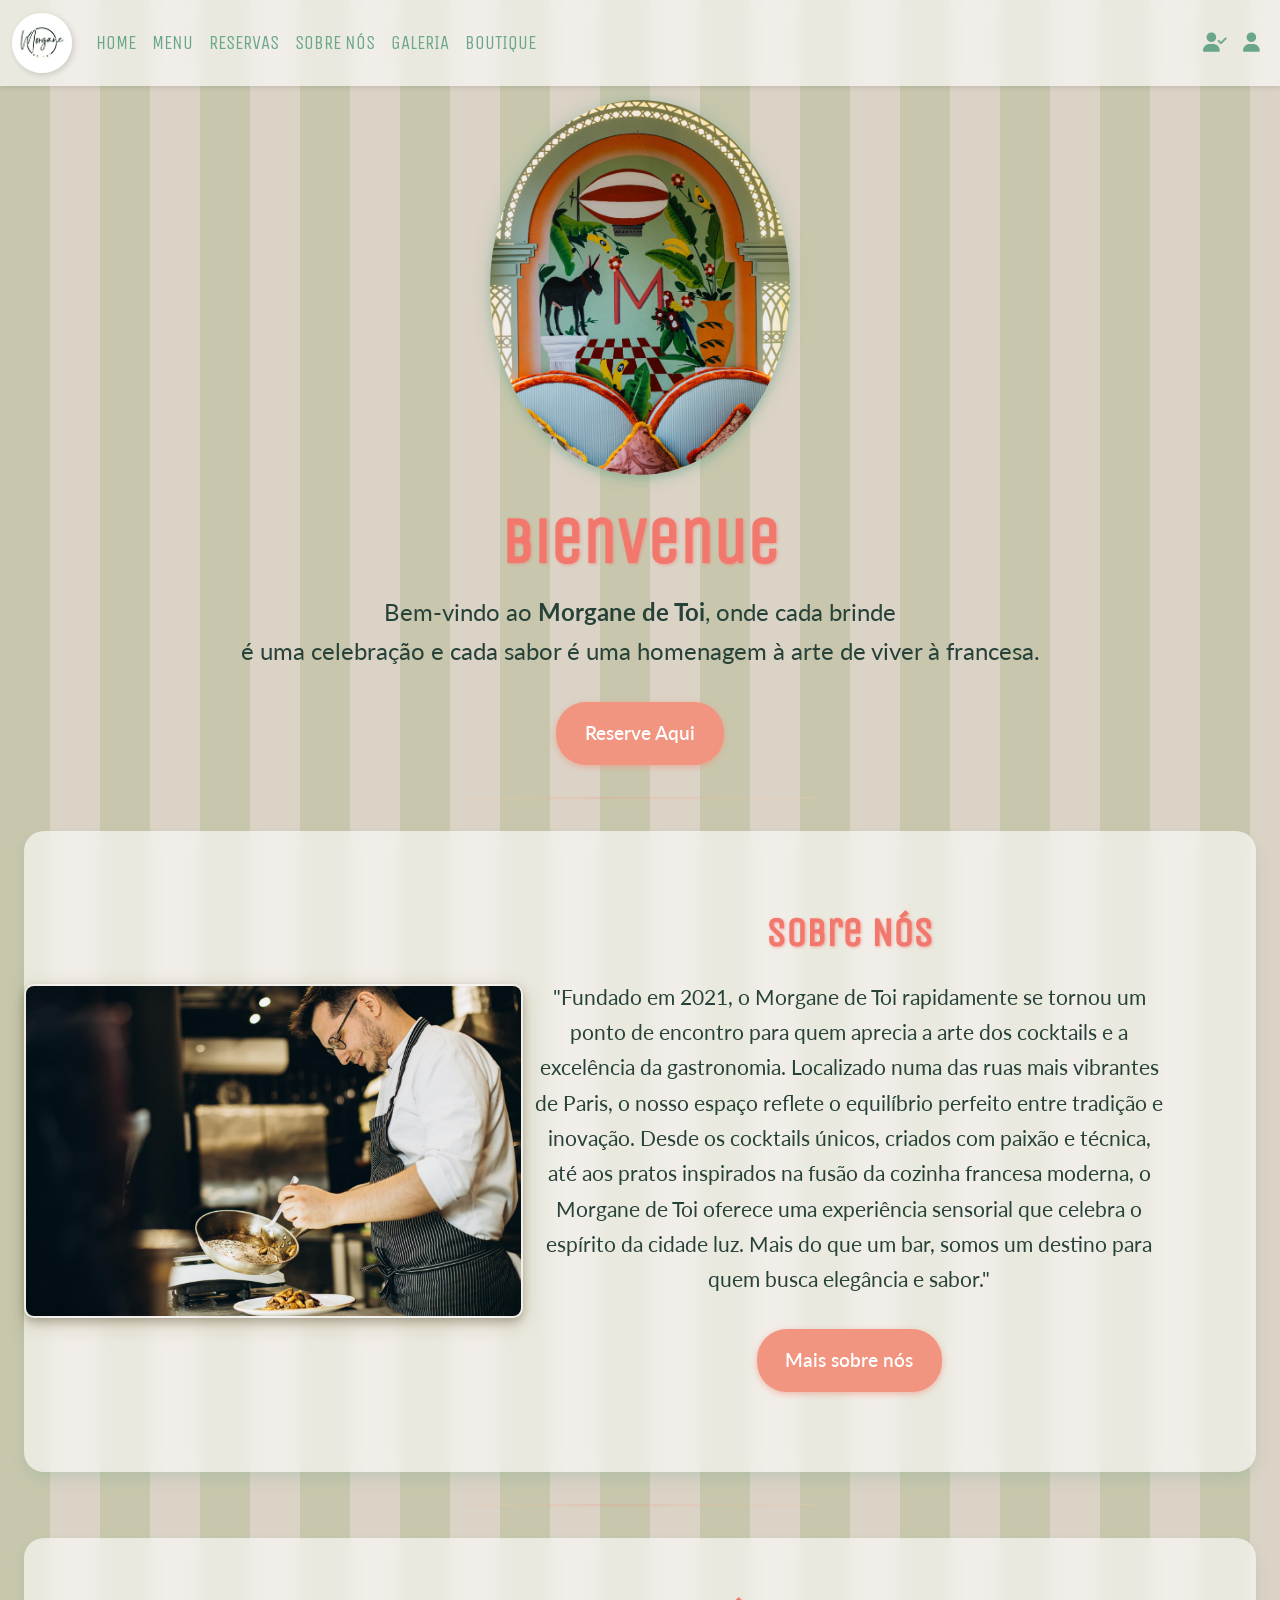
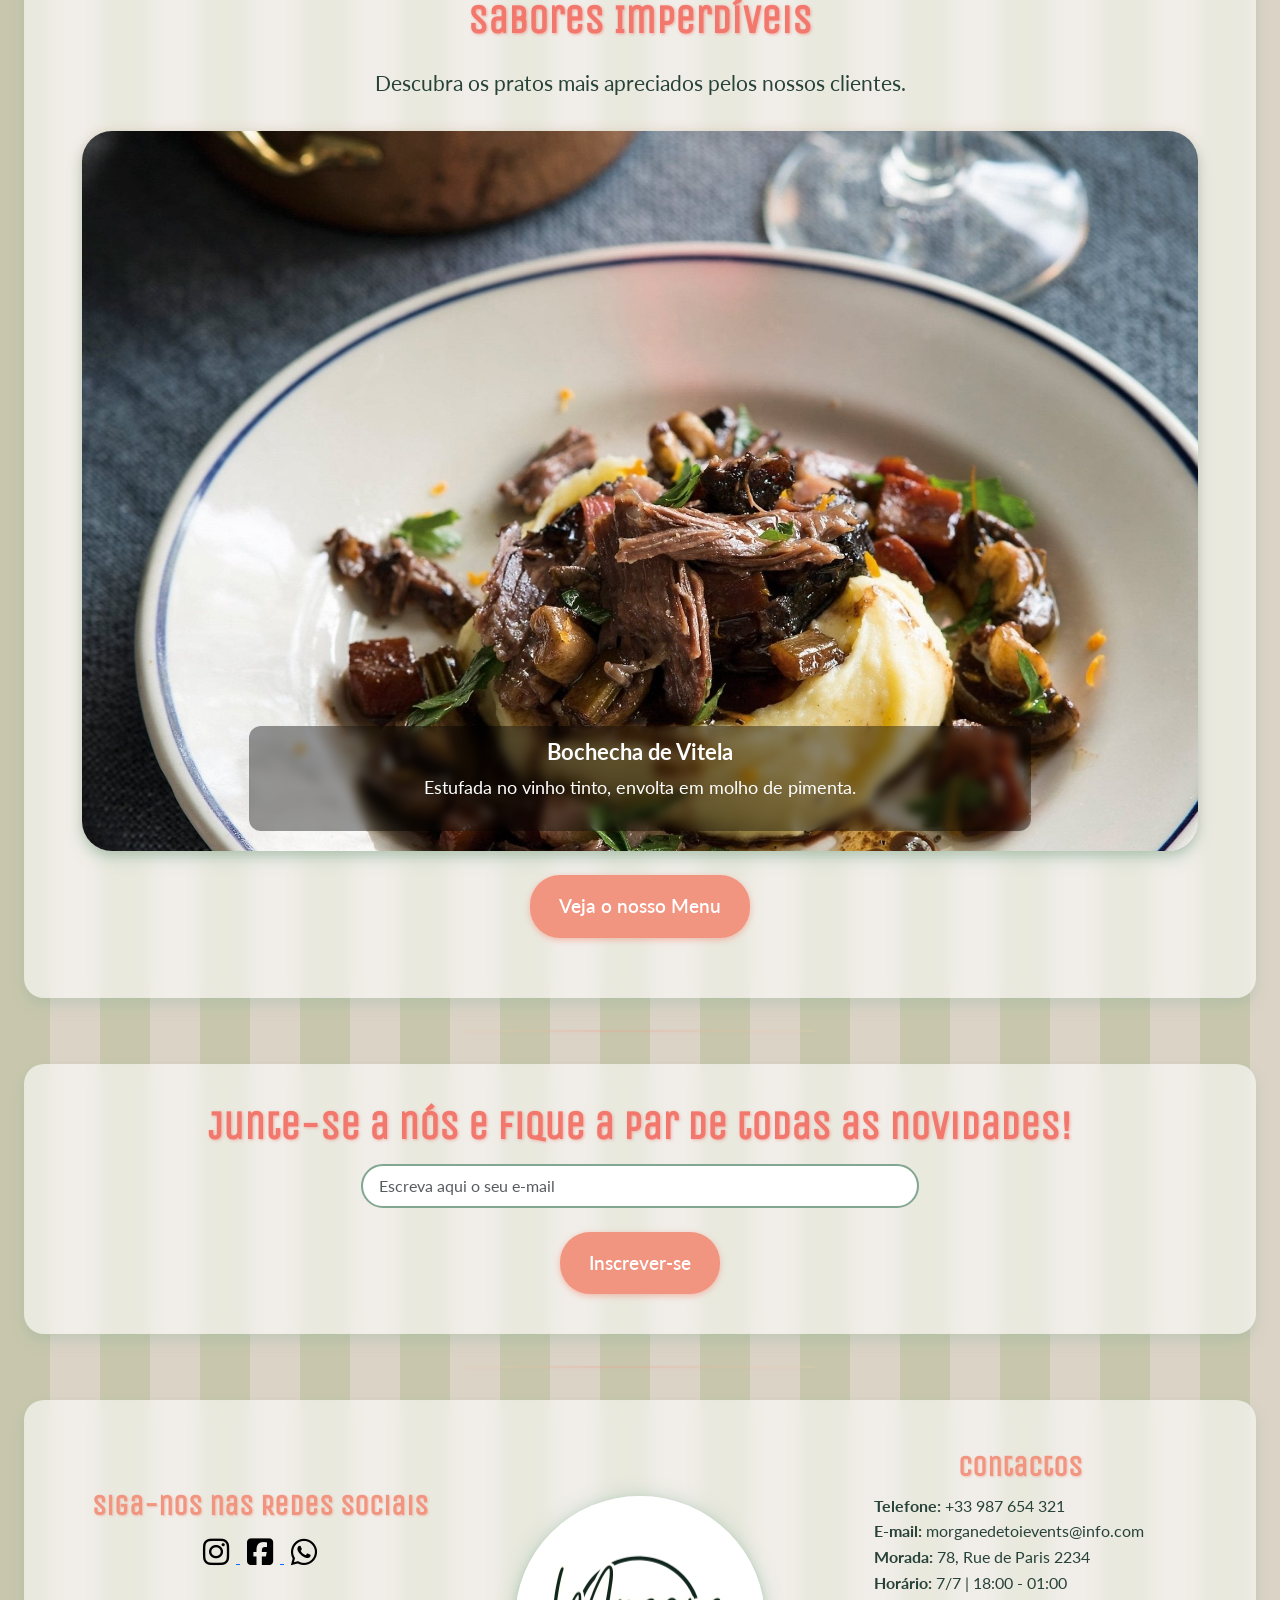
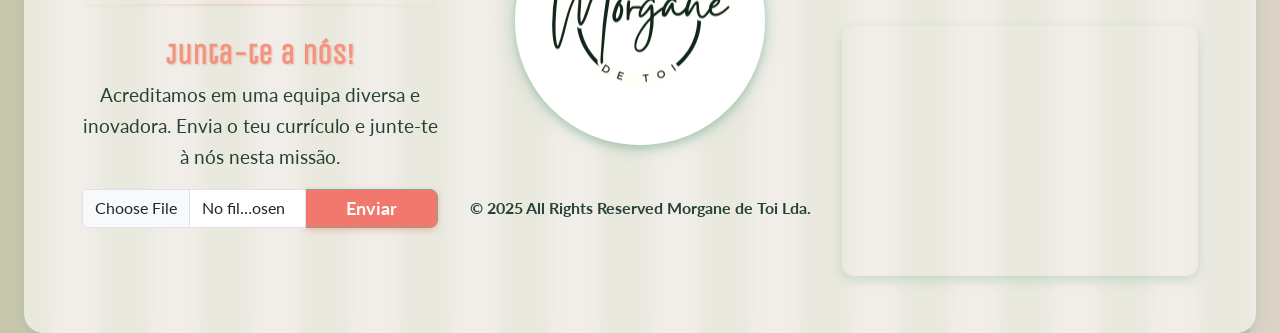
<file: index.html>
<!DOCTYPE html>
<html lang="pt-PT">
  <head>
    <meta charset="UTF-8" />
    <meta name="viewport" content="width=device-width, initial-scale=1.0" />
    <meta
      name="description"
      content="Descubra o Morgane de toi, um cocktail bar único que combina mixologia criativa com a sofisticação da fusion French cuisine. Um ambiente elegante para desfrutar de coquetéis artesanais e uma experiência gastronômica inesquecível.">
    <meta
      name="keywords"
      content="cocktail bar, Morgane de toi, French cuisine, fusion cuisine, mixology, fine dining, bar elegante, cocktails artesanais, cozinha francesa moderna, gastronomia, bar exclusivo, coquetéis premium, experiência gourmet">
    <meta name="author" content="Morgane de toi Cocktail Bar">

    <!-- Bootstrap Script -->
    <link
      href="https://cdn.jsdelivr.net/npm/bootstrap@5.3.3/dist/css/bootstrap.min.css"
      rel="stylesheet"
      integrity="sha384-QWTKZyjpPEjISv5WaRU9OFeRpok6YctnYmDr5pNlyT2bRjXh0JMhjY6hW+ALEwIH"
      crossorigin="anonymous">

    <!-- Google Fonts -->
    <link rel="preconnect" href="https://fonts.googleapis.com">
    <link rel="preconnect" href="https://fonts.gstatic.com" crossorigin>
    <link
      href="https://fonts.googleapis.com/css2?family=Lato:ital,wght@0,100;0,300;0,400;0,700;0,900;1,100;1,300;1,400;1,700;1,900&family=Unica+One&display=swap"
      rel="stylesheet">

    <!-- Font Awesome -->
    <link
      rel="stylesheet"
      href="https://cdnjs.cloudflare.com/ajax/libs/font-awesome/6.4.0/css/all.min.css">

    <!-- CSS File -->
    <link rel="stylesheet" href="css/index-style.css">

    <title>Morgane Cocktail Bar</title>
  </head>
  <body>
    <header>
      <!-- Navigation Bar -->
      <nav class="navbar navbar-expand-lg fixed-top">
        <div class="container-fluid">
          <a class="navbar-brand" href="./index.html">
            <img src="img/logo-white-resto.png" alt="Logo Morgane de toi. Letter M">
          </a>
          <button class="navbar-toggler" type="button" data-bs-toggle="collapse" data-bs-target="#navbarNav" aria-controls="navbarNav" aria-expanded="false" aria-label="Toggle navigation">
            <span class="navbar-toggler-icon"></span>
          </button>
          <div class="collapse navbar-collapse" id="navbarNav">
            <ul class="navbar-nav">
              <li class="nav-item">
                <a class="nav-link" aria-current="page" href="./index.html">HOME</a>
              </li>
              <li class="nav-item">
                <a class="nav-link" href="./pages/menu.html">MENU</a>
              </li>
              <li class="nav-item">
                <a class="nav-link" href="./pages/reserv-contact.html">RESERVAS</a>
              </li>
              <li class="nav-item">
                <a class="nav-link" href="./pages/about-us.html">SOBRE NÓS</a>
              </li>
              <li class="nav-item">
                <a class="nav-link" href="./pages/gallery.html">GALERIA</a>
              </li>
              <li class="nav-item">
                <a class="nav-link" href="./pages/store.php">BOUTIQUE</a>
              </li>
            </ul>
            <!-- Links login/register/profile top right -->
            <ul class="navbar-nav ms-auto">
              <li class="nav-item">
                <a class="nav-link" href="./php/auth/login/login.php" title="Login"><i class="fa-solid fa-user-check"></i></a>
              </li>
              <li class="nav-item">
                <a class="nav-link" href="./php/auth/profile.php" title="Meu Perfil"><i class="fa-solid fa-user"></i></a>
              </li>
            </ul>
          </div>
        </div>
      </nav>

      <!-- Welcome Section-->
      <section class="container welcome">
        <div class="row align-items-center justify-content-center text-center">
          <div class="col-12">
            <div class="logo-img">
              <img src="./img/welcome-img.jpg" alt="Welcome image" class="img-fluid">
            </div>
          </div>
          <div class="col-12">
            <div class="welcome-title">
              <h1 class="heading-color">Bienvenue</h1>
              <p>
                Bem-vindo ao <strong>Morgane de Toi</strong>, onde cada brinde <br>é uma celebração e cada sabor é uma homenagem à arte de viver à francesa.
              </p>
            </div>
            <div class="col-12">
              <div class="welcome-btn">
                <a class="btn-color" href="./pages/reserv-contact.html" role="button">Reserve Aqui</a>
              </div>
            </div>
          </div>
        </div>
      </section>
    </header>

    <hr class="hr-color">

    <main>
      <!-- About us Section -->
      <section>
        <div class="container-fluid text-center about-us">
          <div class="row align-items-center">
            <div class="col-12 col-md-5 mb-4 mb-md-0">
              <div class="img-about-us">
                <img src="./img/staff/chef-cook.jpg" alt="Chef Antoine finishing plate" class="img-fluid">
              </div>
            </div>
            <div class="col-12 col-md-6 px-3 px-md-0">
              <div class="about-us-title">
                <h2 class="heading-color">Sobre Nós</h2>
              </div>
              <div class="about-us-text">
                <p>
                  "Fundado em 2021, o Morgane de Toi rapidamente se tornou um
                  ponto de encontro para quem aprecia a arte dos cocktails e a
                  excelência da gastronomia. Localizado numa das ruas mais
                  vibrantes de Paris, o nosso espaço reflete o equilíbrio
                  perfeito entre tradição e inovação. Desde os cocktails únicos,
                  criados com paixão e técnica, até aos pratos inspirados na
                  fusão da cozinha francesa moderna, o Morgane de Toi oferece
                  uma experiência sensorial que celebra o espírito da cidade
                  luz. Mais do que um bar, somos um destino para quem busca
                  elegância e sabor."
                </p>
              </div>
              <div class="button-about-us">
                <a class="btn-color" href="./pages/about-us.html" role="button">Mais sobre nós</a>
              </div>
            </div>
          </div>
        </div>
      </section>

      <hr class="hr-color">

      <!-- Specialities Section -->
      <section class="specialities-section">
        <div class="container text-center specialities">
          <div class="row">
            <div class="col-12 specialities-title">
              <h2 class="heading-color">Sabores Imperdíveis</h2>
              <p>Descubra os pratos mais apreciados pelos nossos clientes.</p>
            </div>
          </div>

          <div id="carouselSpecialities" class="carousel slide carousel-fade" data-bs-ride="carousel" data-bs-interval="2500">
            <div class="carousel-inner">
              <!-- Carousel Item 1 -->
              <div class="carousel-item active">
                <img src="./img/products/braised-beef-main.jpg" class="d-block w-100" alt="Braised Beef">
                <div class="carousel-caption d-md-block">
                  <h5>Bochecha de Vitela</h5>
                  <p>Estufada no vinho tinto, envolta em molho de pimenta.</p>
                </div>
              </div>

              <!-- Carousel Item 2 -->
              <div class="carousel-item">
                <img src="./img/products/beef-tartar-main.jpg" class="d-block w-100" alt="Beef Tartare">
                <div class="carousel-caption d-md-block">
                  <h5>Beef Tartare</h5>
                  <p>Preparado na hora com maestria e frescura.</p>
                </div>
              </div>

              <!-- Carousel Item 3 -->
              <div class="carousel-item">
                <img src="./img/products/lagosta-chimmi.jpg" class="d-block w-100" alt="Lobster with chimichurri">
                <div class="carousel-caption d-md-block">
                  <h5>Lagosta com Chimichurry</h5>
                  <p>Fogo de lenha, batatas Amandine e bisque delicada.</p>
                </div>
              </div>

              <!-- Carousel Item 4 -->
              <div class="carousel-item">
                <img src="./img/products/foi-gras-pistachio.webp" class="d-block w-100" alt="Foie Gras Pistachio">
                <div class="carousel-caption d-md-block">
                  <h5>Foie Gras com Pistachio</h5>
                  <p>Com brioche de cacau e geleia de vinho PX.</p>
                </div>
              </div>
            </div>
          </div>

          <!-- Button for the Menu -->
          <div class="mt-4">
            <a class="btn-color" href="./pages/menu.html" target="_blank">Veja o nosso Menu</a>
          </div>
        </div>
      </section>

      <hr class="hr-color">

      <!-- Newnsletter Section -->
      <section class="newsletter">
        <div class="container d-flex flex-column justify-content-center align-items-center text-center">
          <h2 class="heading-color">
            Junte-se a nós e fique a par de todas as novidades!
          </h2>
          <form class="newsletter-form" action="subscribe" method="POST" novalidate>
            <label for="email" class="visually-hidden">E-mail</label>
            <input type="email" id="email" name="email" class="form-control" placeholder="Escreva aqui o seu e-mail" aria-label="client e-mail" required>
            <button type="submit" class="btn-color">Inscrever-se</button>
          </form>
        </div>
      </section>
    </main>

    <hr class="hr-color">

    <footer>
      <section>
        <!-- Social Media -->
        <div class="container text-center">
          <div class="row align-items-center">
            <div class="col-md-4 col-12 mb-md-0">
              <div class="social-media-title">
                <h3 class="title-color">Siga-nos nas Redes Sociais</h3>
              </div>
              <div class="media-icon">
                <a
                  href="https://www.instagram.com/"
                  class="link-icon"
                  target="_blank"
                  rel="noopener"
                  title="Instagram Morgane de toi"
                  ><i class="fa-brands fa-instagram"></i>
                </a>
                <a
                  href="https://www.facebook.com/"
                  class="link-icon"
                  target="_blank"
                  rel="noopener"
                  title="Facebook Morgane de toi"
                  ><i class="fa-brands fa-square-facebook"></i>
                </a>
                <a
                  href="https://web.whatsapp.com/"
                  class="link-icon"
                  target="_blank"
                  rel="noopener"
                  title="WhatsApp Morgane de toi"
                  ><i class="fa-brands fa-whatsapp"></i>
                </a>
              </div>

              <hr class="hr-color" />

              <!-- Job Application -->
              <div class="join-us">
                <div class="join-us-title">
                  <h3 class="title-color">Junta-te a nós!</h3>
                  <p>
                    Acreditamos em uma equipa diversa e inovadora. Envia o teu
                    currículo e junte-te à nós nesta missão.
                  </p>
                </div>
                <div class="input-group mb-3">
                  <input
                    type="file"
                    class="form-control"
                    id="inputGroupFile02">
                  <label
                    class="input-group-text btn-color"
                    for="inputGroupFile02"
                    >Enviar</label>
                </div>
              </div>
            </div>

            <!-- Logo e Copyrights -->
            <div class="col-md-4 col-12 mb-4 mb-md-0">
              <div class="logo-box">
                <img
                  src="./img/logo-white-resto.png"
                  alt="Morgane de toi logo"
                  class="img-fluid">
                <p>
                  <strong>&copy; 2025 All Rights Reserved Morgane de Toi Lda.</strong>
                </p>
              </div>
            </div>

            <!-- Contact|Schedule|Adress -->
            <div class="col-md-4 col-12 mb-4 mb-md-0">
              <div class="contact-title">
                <h3 class="title-color">Contactos</h3>
              </div>
              <div class="contact-text">
                <ul>
                  <li><strong>Telefone:</strong> +33 987 654 321</li>
                  <li><strong>E-mail:</strong> morganedetoievents@info.com</li>
                  <li><strong>Morada:</strong> 78, Rue de Paris 2234</li>
                  <li><strong>Horário:</strong> 7/7 | 18:00 - 01:00</li>
                </ul>
              </div>

              <!-- GPS -->
              <div class="embed-responsive embed-responsive-16by9">
                <iframe
                  src="https://www.google.com/maps/embed?pb=!1m18!1m12!1m3!1d2624.317072108384!2d2.2987466258194247!3d48.8712317998036!2m3!1f0!2f0!3f0!3m2!1i1024!2i768!4f13.1!3m3!1m2!1s0x47e66fc20420536f%3A0x20e94b9f4c065438!2sBrasserie%20Fouquet&#39;s%20Paris!5e0!3m2!1spt-PT!2slu!4v1736345051738!5m2!1spt-PT!2slu"
                  title="Localização do restaurante"
                  allowfullscreen=""
                  loading="lazy"
                  referrerpolicy="origin">
                </iframe>
              </div>
            </div>
          </div>
        </div>
      </section>
    </footer>

    <!-- Bootstrap Script -->
    <script
      src="https://cdn.jsdelivr.net/npm/bootstrap@5.3.3/dist/js/bootstrap.bundle.min.js"
      integrity="sha384-YvpcrYf0tY3lHB60NNkmXc5s9fDVZLESaAA55NDzOxhy9GkcIdslK1eN7N6jIeHz"
      crossorigin="anonymous">
    </script>
  </body>
</html>
</file>
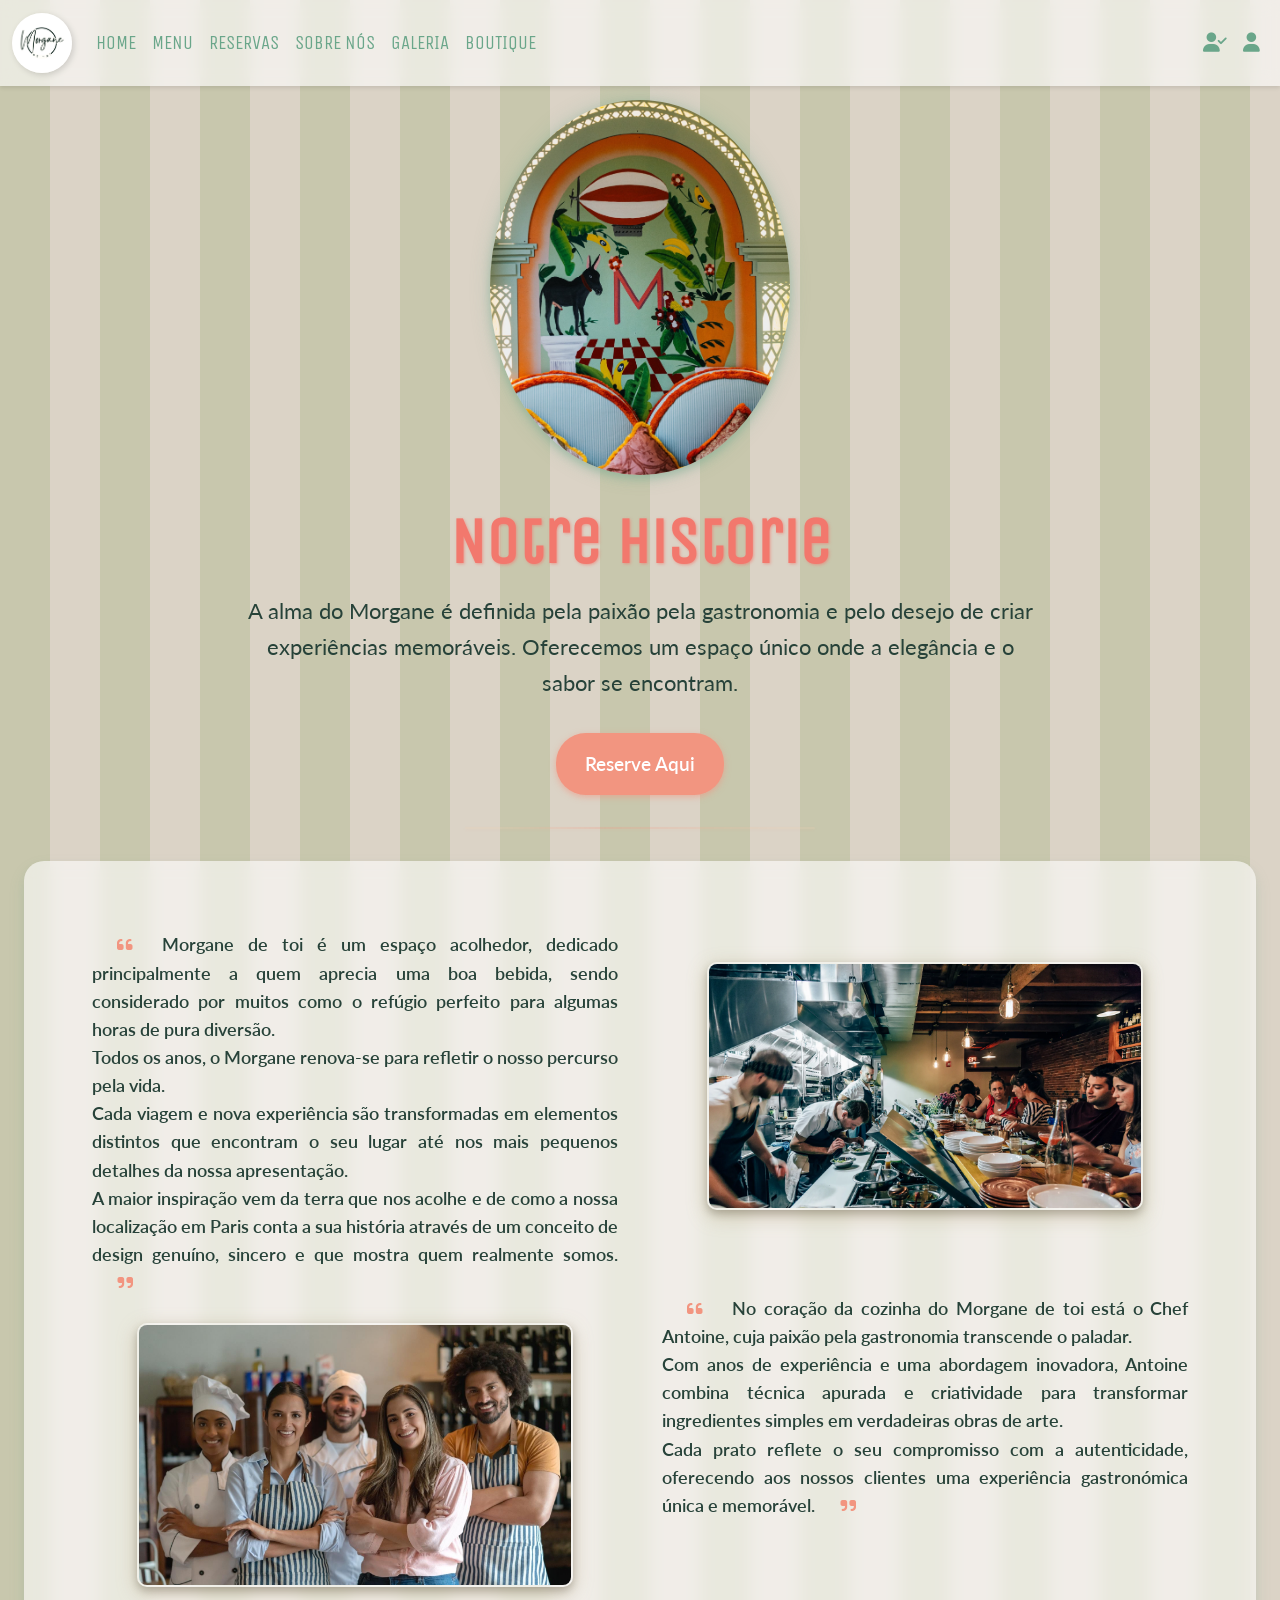
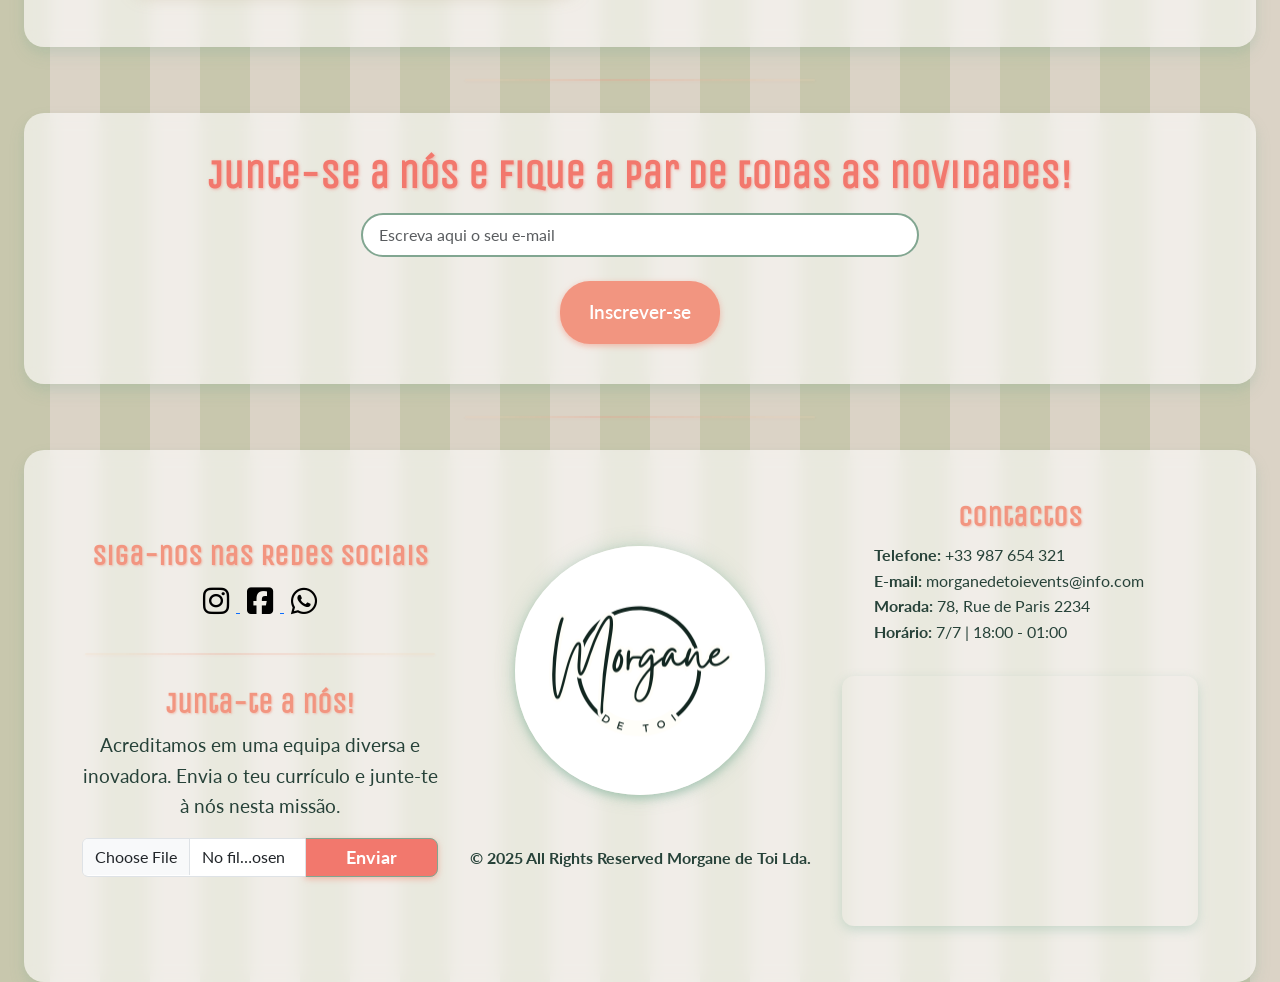
<file: pages/about-us.html>
<!DOCTYPE html>
<html lang="pt-PT">
  <head>
    <meta charset="UTF-8" />
    <meta name="viewport" content="width=device-width, initial-scale=1.0" />
    <meta
      name="description"
      content="Descubra o Morgane de toi, um cocktail bar único que combina mixologia criativa com a sofisticação da fusion French cuisine. Um ambiente elegante para desfrutar de coquetéis artesanais e uma experiência gastronômica inesquecível.">
    <meta
      name="keywords"
      content="cocktail bar, Morgane de toi, French cuisine, fusion cuisine, mixology, fine dining, bar elegante, cocktails artesanais, cozinha francesa moderna, gastronomia, bar exclusivo, coquetéis premium, experiência gourmet">
    <meta name="author" content="Morgane de toi Cocktail Bar">

    <!-- Bootstrap Script -->
    <link
      href="https://cdn.jsdelivr.net/npm/bootstrap@5.3.3/dist/css/bootstrap.min.css"
      rel="stylesheet"
      integrity="sha384-QWTKZyjpPEjISv5WaRU9OFeRpok6YctnYmDr5pNlyT2bRjXh0JMhjY6hW+ALEwIH"
      crossorigin="anonymous">

    <!-- Google Fonts -->
    <link rel="preconnect" href="https://fonts.googleapis.com">
    <link rel="preconnect" href="https://fonts.gstatic.com" crossorigin>
    <link
      href="https://fonts.googleapis.com/css2?family=Lato:ital,wght@0,100;0,300;0,400;0,700;0,900;1,100;1,300;1,400;1,700;1,900&family=Unica+One&display=swap"
      rel="stylesheet">

    <!-- Font Awesome -->
    <link
      rel="stylesheet"
      href="https://cdnjs.cloudflare.com/ajax/libs/font-awesome/6.4.0/css/all.min.css">

    <!-- CSS File -->
    <link rel="stylesheet" href="../css/about-us-style.css">

    <title>Morgane Cocktail Bar</title>
  </head>
  <body>
    <header>
      <!-- Navigation Bar -->
      <nav class="navbar navbar-expand-lg fixed-top">
        <div class="container-fluid">
          <a class="navbar-brand" href="../index.html">
            <img src="../img/logo-white-resto.png" alt="Logo Morgane de toi. Letter M">
          </a>
          <button class="navbar-toggler" type="button" data-bs-toggle="collapse" data-bs-target="#navbarNav" aria-controls="navbarNav" aria-expanded="false" aria-label="Toggle navigation">
            <span class="navbar-toggler-icon"></span>
          </button>
          <div class="collapse navbar-collapse" id="navbarNav">
            <ul class="navbar-nav">
              <li class="nav-item">
                <a class="nav-link" aria-current="page" href="../index.html">HOME</a>
              </li>
              <li class="nav-item">
                <a class="nav-link" href="../pages/menu.html">MENU</a>
              </li>
              <li class="nav-item">
                <a class="nav-link" href="../pages/reserv-contact.html">RESERVAS</a>
              </li>
              <li class="nav-item">
                <a class="nav-link" href="../pages/about-us.html">SOBRE NÓS</a>
              </li>
              <li class="nav-item">
                <a class="nav-link" href="../pages/gallery.html">GALERIA</a>
              </li>
              <li class="nav-item">
                <a class="nav-link" href="../pages/store.php">BOUTIQUE</a>
              </li>
            </ul>
            <!-- Links login/register/profile top right -->
            <ul class="navbar-nav ms-auto">
              <li class="nav-item">
                <a class="nav-link" href="../php/auth/login/login.php" title="Login"><i class="fa-solid fa-user-check"></i></a>
              </li>
              <li class="nav-item">
                <a class="nav-link" href="../php/auth/profile.php" title="Meu Perfil"><i class="fa-solid fa-user"></i></a>
              </li>
            </ul>
          </div>
        </div>
      </nav>

      <!-- Welcome Section-->
      <section class="container welcome">
        <div class="row align-items-center justify-content-center text-center">
          <div class="col-12">
            <div class="logo-img">
              <img src="../img/welcome-img.jpg" alt="Welcome image" class="img-fluid">
            </div>
          </div>
          <div class="col-12">
            <div class="welcome-title">
              <h1 class="heading-color">Notre Historie</h1>
              <p>
                A alma do Morgane é definida pela paixão pela gastronomia e pelo
                desejo de criar experiências memoráveis.
                Oferecemos um espaço único onde a elegância e o sabor se
                encontram.
              </p>
            </div>
            <div class="col-12">
              <div class="welcome-btn">
                <a class="btn-color" href="../pages/reserv-contact.html" role="button">Reserve Aqui</a>
              </div>
            </div>
          </div>
        </div>
      </section>
    </header>

    <hr class="hr-color">

    <main>
      <!-- Our history -->
      <section class="history">
        <h2 class="visually-hidden">Nossa História</h2>
        <div class="container text-center">
          <div class="row align-items-center">
            <div class="col-12 col-md-6">
              <div class="text-service">
                <p>
                  <i class="fa-solid fa-quote-left"></i>Morgane de toi é um
                  espaço acolhedor, dedicado principalmente a quem aprecia uma
                  boa bebida, sendo considerado por muitos como o refúgio
                  perfeito para algumas horas de pura diversão. <br>
                  Todos os anos, o Morgane renova-se para refletir o nosso
                  percurso pela vida. <br>
                  Cada viagem e nova experiência são transformadas em elementos
                  distintos que encontram o seu lugar até nos mais pequenos
                  detalhes da nossa apresentação. <br>
                  A maior inspiração vem da terra que nos acolhe e de como a
                  nossa localização em Paris conta a sua história através de um
                  conceito de design genuíno, sincero e que mostra quem
                  realmente somos.<i class="fa-solid fa-quote-right"></i>
                </p>
              </div>
              <div class="service-img">
                <img
                  src="../img/staff/resto-staff.jpg"
                  alt="Portrait Service and Bar team members"
                  class="img-fluid"
                />
              </div>
            </div>

            <div class="col-12 col-md-6">
              <div class="kitchen-img">
                <img
                  src="../img/staff/kitchen-staff.webp"
                  alt="Portrait Kitchen team members"
                  class="img-fluid"
                />
              </div>
              <div class="text-kitchen">
                <p>
                  <i class="fa-solid fa-quote-left"></i>No coração da cozinha do
                  Morgane de toi está o Chef Antoine, cuja paixão pela
                  gastronomia transcende o paladar. <br />
                  Com anos de experiência e uma abordagem inovadora, Antoine
                  combina técnica apurada e criatividade para transformar
                  ingredientes simples em verdadeiras obras de arte. <br />
                  Cada prato reflete o seu compromisso com a autenticidade,
                  oferecendo aos nossos clientes uma experiência gastronómica
                  única e memorável.<i class="fa-solid fa-quote-right"></i>
                </p>
              </div>
            </div>
          </div>
        </div>
      </section>

      <hr class="hr-color">

      <!-- Newnsletter Section -->
      <section class="newsletter">
        <div class="container d-flex flex-column justify-content-center align-items-center text-center">
          <h2 class="heading-color">
            Junte-se a nós e fique a par de todas as novidades!
          </h2>
          <form class="newsletter-form" action="subscribe" method="POST" novalidate>
            <label for="email" class="visually-hidden">E-mail</label>
            <input type="email" id="email" name="email" class="form-control" placeholder="Escreva aqui o seu e-mail" aria-label="client e-mail" required>
            <button type="submit" class="btn-color">Inscrever-se</button>
          </form>
        </div>
      </section>
    </main>

    <hr class="hr-color">

    <footer>
      <section>
        <!-- Social Media -->
        <div class="container text-center">
          <div class="row align-items-center">
            <div class="col-md-4 col-12 mb-md-0">
              <div class="social-media-title">
                <h3 class="title-color">Siga-nos nas Redes Sociais</h3>
              </div>
              <div class="media-icon">
                <a
                  href="https://www.instagram.com/"
                  class="link-icon"
                  target="_blank"
                  rel="noopener"
                  title="Instagram Morgane de toi"
                  ><i class="fa-brands fa-instagram"></i>
                </a>
                <a
                  href="https://www.facebook.com/"
                  class="link-icon"
                  target="_blank"
                  rel="noopener"
                  title="Facebook Morgane de toi"
                  ><i class="fa-brands fa-square-facebook"></i>
                </a>
                <a
                  href="https://web.whatsapp.com/"
                  class="link-icon"
                  target="_blank"
                  rel="noopener"
                  title="WhatsApp Morgane de toi"
                  ><i class="fa-brands fa-whatsapp"></i>
                </a>
              </div>

              <hr class="hr-color" />

              <!-- Job Application -->
              <div class="join-us">
                <div class="join-us-title">
                  <h3 class="title-color">Junta-te a nós!</h3>
                  <p>
                    Acreditamos em uma equipa diversa e inovadora. Envia o teu
                    currículo e junte-te à nós nesta missão.
                  </p>
                </div>
                <div class="input-group mb-3">
                  <input
                    type="file"
                    class="form-control"
                    id="inputGroupFile02">
                  <label
                    class="input-group-text btn-color"
                    for="inputGroupFile02"
                    >Enviar</label>
                </div>
              </div>
            </div>

            <!-- Logo e Copyrights -->
            <div class="col-md-4 col-12 mb-4 mb-md-0">
              <div class="logo-box">
                <img
                  src="../img/logo-white-resto.png"
                  alt="Morgane de toi logo"
                  class="img-fluid">
                <p>
                  <strong>&copy; 2025 All Rights Reserved Morgane de Toi Lda.</strong>
                </p>
              </div>
            </div>

            <!-- Contact|Schedule|Adress -->
            <div class="col-md-4 col-12 mb-4 mb-md-0">
              <div class="contact-title">
                <h3 class="title-color">Contactos</h3>
              </div>
              <div class="contact-text">
                <ul>
                  <li><strong>Telefone:</strong> +33 987 654 321</li>
                  <li><strong>E-mail:</strong> morganedetoievents@info.com</li>
                  <li><strong>Morada:</strong> 78, Rue de Paris 2234</li>
                  <li><strong>Horário:</strong> 7/7 | 18:00 - 01:00</li>
                </ul>
              </div>

              <!-- GPS -->
              <div class="embed-responsive embed-responsive-16by9">
                <iframe
                  src="https://www.google.com/maps/embed?pb=!1m18!1m12!1m3!1d2624.317072108384!2d2.2987466258194247!3d48.8712317998036!2m3!1f0!2f0!3f0!3m2!1i1024!2i768!4f13.1!3m3!1m2!1s0x47e66fc20420536f%3A0x20e94b9f4c065438!2sBrasserie%20Fouquet&#39;s%20Paris!5e0!3m2!1spt-PT!2slu!4v1736345051738!5m2!1spt-PT!2slu"
                  title="Localização do restaurante"
                  allowfullscreen=""
                  loading="lazy"
                  referrerpolicy="origin">
                </iframe>
              </div>
            </div>
          </div>
        </div>
      </section>
    </footer>

    <!-- Bootstrap Script -->
    <script
      src="https://cdn.jsdelivr.net/npm/bootstrap@5.3.3/dist/js/bootstrap.bundle.min.js"
      integrity="sha384-YvpcrYf0tY3lHB60NNkmXc5s9fDVZLESaAA55NDzOxhy9GkcIdslK1eN7N6jIeHz"
      crossorigin="anonymous"
    ></script>
  </body>
</html>
</file>
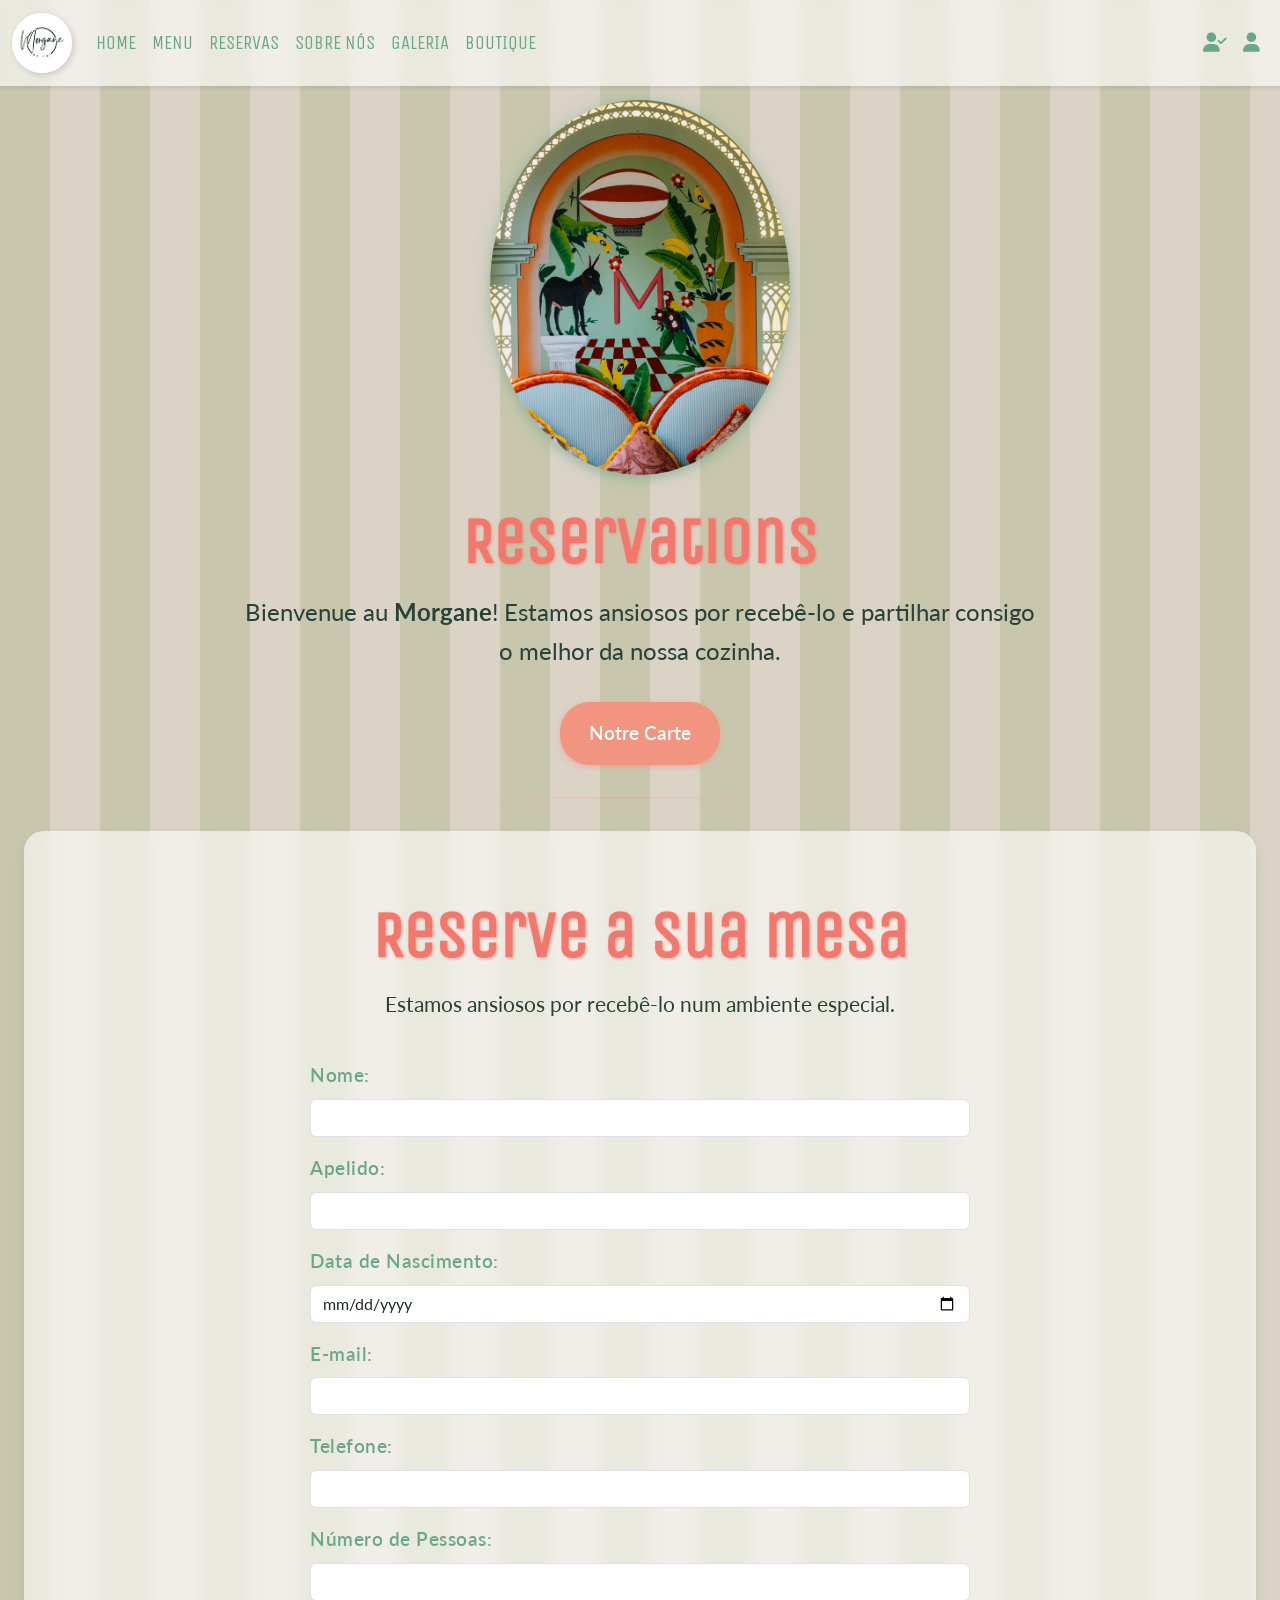
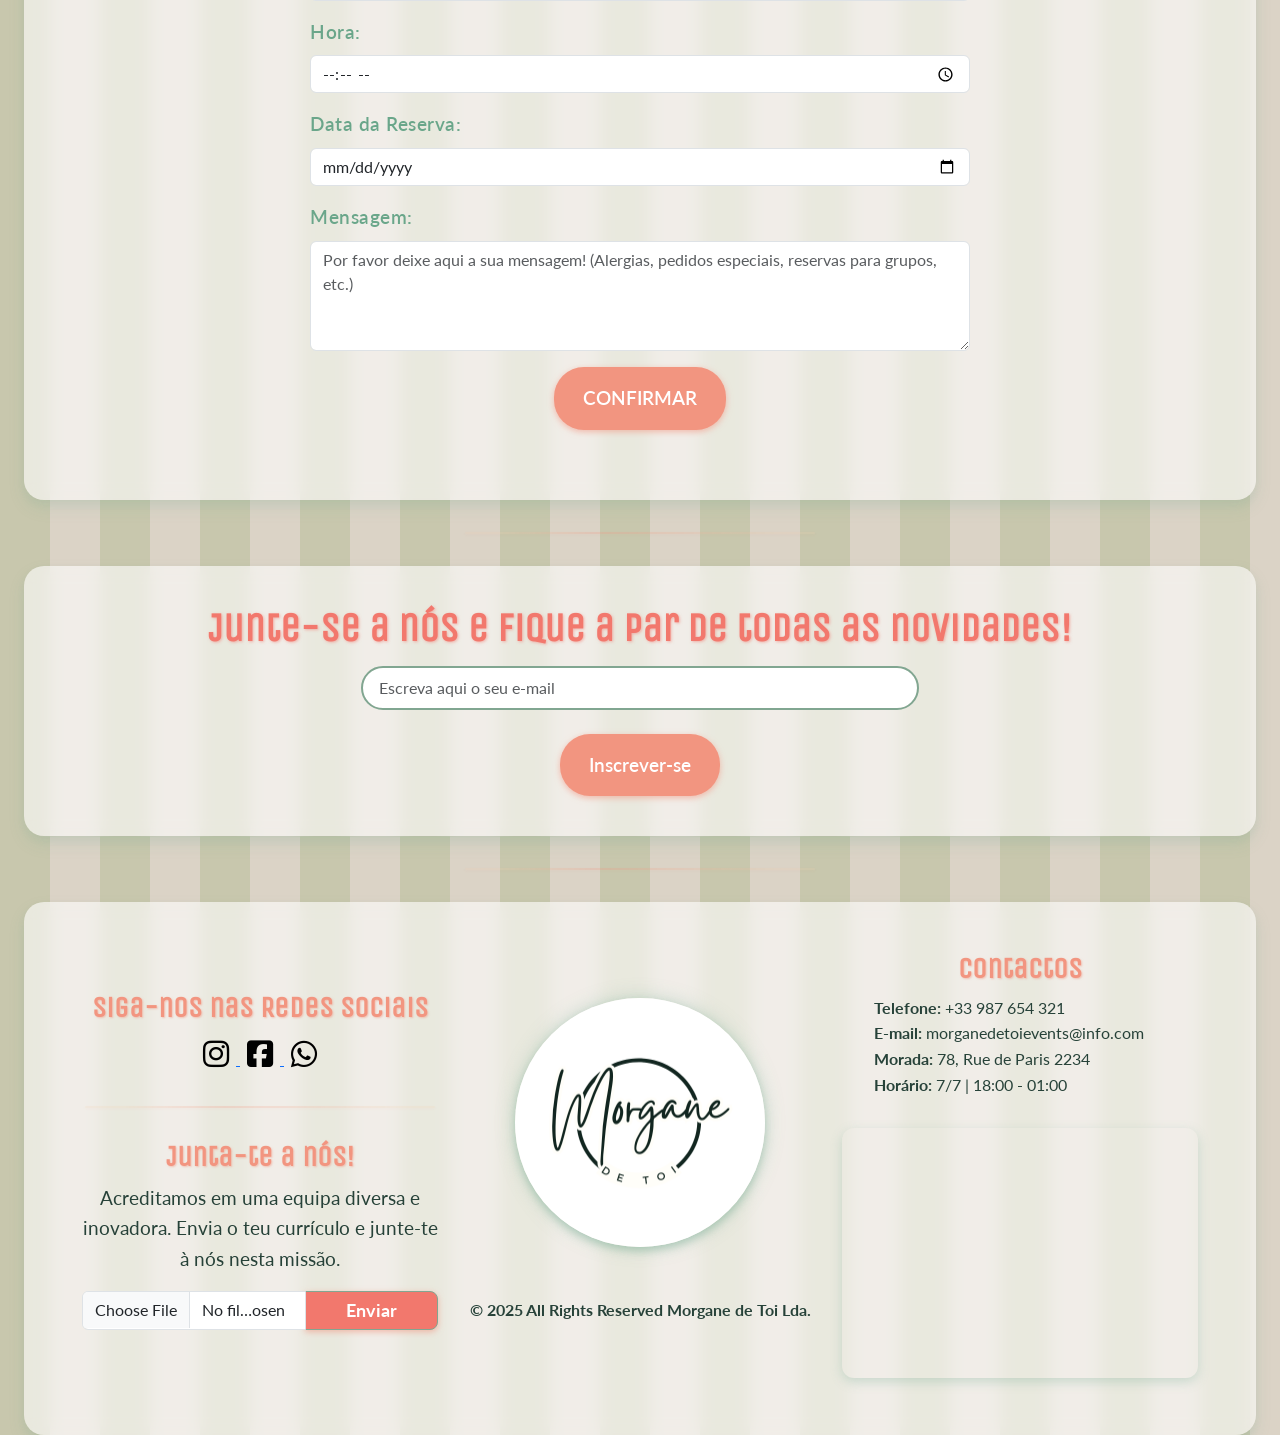
<file: pages/reserv-contact.html>
<!DOCTYPE html>
<html lang="pt-PT">
  <head>
    <meta charset="UTF-8">
    <meta name="viewport" content="width=device-width, initial-scale=1.0">
    <meta
      name="description"
      content="Descubra o Morgane de toi, um cocktail bar único que combina mixologia criativa com a sofisticação da fusion French cuisine. Um ambiente elegante para desfrutar de coquetéis artesanais e uma experiência gastronômica inesquecível.">
    <meta
      name="keywords"
      content="cocktail bar, Morgane de toi, French cuisine, fusion cuisine, mixology, fine dining, bar elegante, cocktails artesanais, cozinha francesa moderna, gastronomia, bar exclusivo, coquetéis premium, experiência gourmet">
    <meta name="author" content="Morgane de toi Cocktail Bar">

    <!-- Bootstrap Script -->
    <link
      href="https://cdn.jsdelivr.net/npm/bootstrap@5.3.3/dist/css/bootstrap.min.css"
      rel="stylesheet"
      integrity="sha384-QWTKZyjpPEjISv5WaRU9OFeRpok6YctnYmDr5pNlyT2bRjXh0JMhjY6hW+ALEwIH"
      crossorigin="anonymous">

    <!-- Google Fonts -->
    <link rel="preconnect" href="https://fonts.googleapis.com">
    <link rel="preconnect" href="https://fonts.gstatic.com" crossorigin>
    <link
      href="https://fonts.googleapis.com/css2?family=Lato:ital,wght@0,100;0,300;0,400;0,700;0,900;1,100;1,300;1,400;1,700;1,900&family=Unica+One&display=swap"
      rel="stylesheet">

    <!-- Font Awesome -->
    <link
      rel="stylesheet"
      href="https://cdnjs.cloudflare.com/ajax/libs/font-awesome/6.4.0/css/all.min.css">

    <!-- CSS File -->
    <link rel="stylesheet" href="../css/reserve-contact-style.css">

    <title>Morgane Cocktail Bar</title>
  </head>
  <body>
    <header>
      <!-- Navigation Bar -->
      <nav class="navbar navbar-expand-lg fixed-top">
        <div class="container-fluid">
          <a class="navbar-brand" href="../index.html">
            <img src="../img/logo-white-resto.png" alt="Logo Morgane de toi. Letter M">
          </a>
          <button class="navbar-toggler" type="button" data-bs-toggle="collapse" data-bs-target="#navbarNav" aria-controls="navbarNav" aria-expanded="false" aria-label="Toggle navigation">
            <span class="navbar-toggler-icon"></span>
          </button>
          <div class="collapse navbar-collapse" id="navbarNav">
            <ul class="navbar-nav">
              <li class="nav-item">
                <a class="nav-link" aria-current="page" href="../index.html">HOME</a>
              </li>
              <li class="nav-item">
                <a class="nav-link" href="../pages/menu.html">MENU</a>
              </li>
              <li class="nav-item">
                <a class="nav-link" href="../pages/reserv-contact.html">RESERVAS</a>
              </li>
              <li class="nav-item">
                <a class="nav-link" href="../pages/about-us.html">SOBRE NÓS</a>
              </li>
              <li class="nav-item">
                <a class="nav-link" href="../pages/gallery.html">GALERIA</a>
              </li>
              <li class="nav-item">
                <a class="nav-link" href="../pages/store.php">BOUTIQUE</a>
              </li>
            </ul>
            <!-- Links login/register/profile top right -->
            <ul class="navbar-nav ms-auto">
              <li class="nav-item">
                <a class="nav-link" href="../php/auth/login/login.php" title="Login"><i class="fa-solid fa-user-check"></i></a>
              </li>
              <li class="nav-item">
                <a class="nav-link" href="../php/auth/profile.php" title="Meu Perfil"><i class="fa-solid fa-user"></i></a>
              </li>
            </ul>
          </div>
        </div>
      </nav>

      <!-- Welcome Section-->
      <section class="container welcome">
        <div class="row align-items-center justify-content-center text-center">
          <div class="col-12">
            <div class="logo-img">
              <img src="../img/welcome-img.jpg" alt="Welcome image" class="img-fluid">
            </div>
          </div>
          <div class="col-12">
            <div class="welcome-title">
              <h1 class="heading-color">Reservations</h1>
              <p>
                Bienvenue au <strong>Morgane</strong>! Estamos ansiosos por recebê-lo e partilhar consigo o melhor da nossa cozinha.
              </p>
            </div>
            <div class="col-12">
              <div class="welcome-btn">
                <a class="btn-color" href="../pages/menu.html" role="button">Notre Carte</a>
              </div>
            </div>
          </div>
        </div>
      </section>
    </header>

    <hr class="hr-color">

    <main>
      <!-- Reservations Form -->
      <section class="reservations">
        <div class="container">
          <div class="row">

            <div class="reservations-title text-center mb-4">
              <h2 class="heading-color">Reserve a sua mesa</h2>
                <p>Estamos ansiosos por recebê-lo num ambiente especial.</p>
            </div>

            <div class="col-12">
              <form id="reserveform" class="needs-validation" novalidate>
                <div class="mb-3">
                  <label for="nome" class="form-label">Nome:</label>
                  <input type="text" class="form-control" id="nome" name="nome" required>
                  <div class="invalid-feedback">
                    Por favor, preencha este campo!
                  </div>
                </div>

                <div class="mb-3">
                  <label for="apelido" class="form-label">Apelido:</label>
                  <input type="text" class="form-control" id="apelido" name="apelido" required>
                  <div class="invalid-feedback">
                    Por favor, preencha este campo!
                  </div>
                </div>

                <div class="mb-3">
                  <label for="datanascimento" class="form-label">Data de Nascimento:</label>
                  <input type="date" class="form-control" id="datanascimento" name="datanascimento" required>
                  <div class="invalid-feedback">
                    Gostariamos de celebrar consigo!
                  </div>
                </div>

                <div class="mb-3">
                  <label for="email" class="form-label">E-mail:</label>
                  <input type="email" class="form-control" id="email" name="email" required>
                  <div class="invalid-feedback">
                    Por favor, preencha este campo!
                  </div>
                </div>

                <div class="mb-3">
                  <label for="telefone" class="form-label">Telefone:</label>
                  <input type="tel" class="form-control" id="telefone" name="telefone" pattern="[0-9]{9}" required>
                  <div class="invalid-feedback">
                    Por favor, preencha este campo!
                  </div>
                </div>

                <div class="mb-3">
                  <label for="numeropessoas" class="form-label">Número de Pessoas:</label>
                  <input type="number" class="form-control" id="numeropessoas" name="numeropessoas" min="1" max="10" required>
                  <div class="invalid-feedback">
                    10 - nr max de pessoas por reserva. Para mais info deixe sua
                    mensagem.
                  </div>
                </div>

                <div class="mb-3">
                  <label for="horareserva" class="form-label">Hora:</label>
                  <input type="time" class="form-control" id="horareserva" name="horareserva" required>
                  <div class="invalid-feedback">
                    A hora da reserva deve estar entre 17:00 e 01:00.
                  </div>
                </div>

                <div class="mb-3">
                  <label for="datareserva" class="form-label">Data da Reserva:</label>
                  <input type="date" class="form-control" id="datareserva" name="datareserva" required>
                  <div class="invalid-feedback">
                    Por favor, preencha o campo acima!
                  </div>
                </div>

                <div class="mb-3">
                  <label for="mensagem" class="form-label">Mensagem:</label>
                  <textarea class="form-control" id="mensagem" name="mensagem" rows="4" placeholder="Por favor deixe aqui a sua mensagem! (Alergias, pedidos especiais, reservas para grupos, etc.)"></textarea>
                  <div class="invalid-feedback"></div>
                </div>

                <div class="welcome-btn col-12 text-center">
                  <button type="submit" class="btn-color">CONFIRMAR</button>
                </div>
              </form>

              <div class="success-message" id="successMessage" style="display: none">
                Reserva aceite com sucesso! Esperamos ansiosos pela sua visita!
              </div>
            </div>
          </div>
        </div>
      </section>

      <hr class="hr-color">

      <!-- Newnsletter Section -->
      <section class="newsletter">
        <div class="container d-flex flex-column justify-content-center align-items-center text-center">
          <h2 class="heading-color">
            Junte-se a nós e fique a par de todas as novidades!
          </h2>
          <form class="newsletter-form" action="subscribe" method="POST" novalidate>
            <label for="email" class="visually-hidden">E-mail</label>
            <input type="email" id="email" name="email" class="form-control" placeholder="Escreva aqui o seu e-mail" aria-label="client e-mail" required>
            <button type="submit" class="btn-color">Inscrever-se</button>
          </form>
        </div>
      </section>
    </main>

    <hr class="hr-color">

    <footer>
      <section>
        <!-- Social Media -->
        <div class="container text-center">
          <div class="row align-items-center">
            <div class="col-md-4 col-12 mb-md-0">
              <div class="social-media-title">
                <h3 class="title-color">Siga-nos nas Redes Sociais</h3>
              </div>
              <div class="media-icon">
                <a
                  href="https://www.instagram.com/"
                  class="link-icon"
                  target="_blank"
                  rel="noopener"
                  title="Instagram Morgane de toi"
                  ><i class="fa-brands fa-instagram"></i>
                </a>
                <a
                  href="https://www.facebook.com/"
                  class="link-icon"
                  target="_blank"
                  rel="noopener"
                  title="Facebook Morgane de toi"
                  ><i class="fa-brands fa-square-facebook"></i>
                </a>
                <a
                  href="https://web.whatsapp.com/"
                  class="link-icon"
                  target="_blank"
                  rel="noopener"
                  title="WhatsApp Morgane de toi"
                  ><i class="fa-brands fa-whatsapp"></i>
                </a>
              </div>

              <hr class="hr-color">

              <!-- Job Application -->
              <div class="join-us">
                <div class="join-us-title">
                  <h3 class="title-color">Junta-te a nós!</h3>
                  <p>
                    Acreditamos em uma equipa diversa e inovadora. Envia o teu
                    currículo e junte-te à nós nesta missão.
                  </p>
                </div>
                <div class="input-group mb-3">
                  <input
                    type="file"
                    class="form-control"
                    id="inputGroupFile02">
                  <label
                    class="input-group-text btn-color"
                    for="inputGroupFile02"
                    >Enviar</label>
                </div>
              </div>
            </div>

            <!-- Logo e Copyrights -->
            <div class="col-md-4 col-12 mb-4 mb-md-0">
              <div class="logo-box">
                <img src="../img/logo-white-resto.png" alt="Morgane de toi logo" class="img-fluid">
                <p>
                  <strong>&copy; 2025 All Rights Reserved Morgane de Toi Lda.</strong>
                </p>
              </div>
            </div>

            <!-- Contact|Schedule|Adress -->
            <div class="col-md-4 col-12 mb-4 mb-md-0">
              <div class="contact-title">
                <h3 class="title-color">Contactos</h3>
              </div>
              <div class="contact-text">
                <ul>
                  <li><strong>Telefone:</strong> +33 987 654 321</li>
                  <li><strong>E-mail:</strong> morganedetoievents@info.com</li>
                  <li><strong>Morada:</strong> 78, Rue de Paris 2234</li>
                  <li><strong>Horário:</strong> 7/7 | 18:00 - 01:00</li>
                </ul>
              </div>

              <!-- GPS -->
              <div class="embed-responsive embed-responsive-16by9">
                <iframe
                  src="https://www.google.com/maps/embed?pb=!1m18!1m12!1m3!1d2624.317072108384!2d2.2987466258194247!3d48.8712317998036!2m3!1f0!2f0!3f0!3m2!1i1024!2i768!4f13.1!3m3!1m2!1s0x47e66fc20420536f%3A0x20e94b9f4c065438!2sBrasserie%20Fouquet&#39;s%20Paris!5e0!3m2!1spt-PT!2slu!4v1736345051738!5m2!1spt-PT!2slu"
                  title="Localização do restaurante"
                  allowfullscreen=""
                  loading="lazy"
                  referrerpolicy="origin">
                </iframe>
              </div>
            </div>
          </div>
        </div>
      </section>
    </footer>

    <!-- JavaScript -->
    <script src="/js/reserv-contact.js"></script>

    <!-- Bootstrap Script -->
    <script
      src="https://cdn.jsdelivr.net/npm/bootstrap@5.3.3/dist/js/bootstrap.bundle.min.js"
      integrity="sha384-YvpcrYf0tY3lHB60NNkmXc5s9fDVZLESaAA55NDzOxhy9GkcIdslK1eN7N6jIeHz"
      crossorigin="anonymous">
    </script>
  </body>
</html>
</file>
<file: css/index-style.css>
:root {
  /* Colors */
  --sage-green: rgb(106, 166, 138);
  --moss-green: rgb(129, 166, 145);
  --warm-beige: rgba(242, 205, 172, 0.7);
  --light-coral: rgb(242, 149, 128);
  --deep-coral: rgb(242, 120, 109);

  /* Fonts */
  --font-heading: "Unica One", cursive;
  --font-main: "Lato", sans-serif;
}

/* Titles General Style */
.heading-color {
  font-family: var(--font-heading);
  color: var(--deep-coral);
  font-size: 4rem;
  font-weight: 700;
  text-shadow: 1px 1px 3px rgba(242, 120, 109, 0.6);
  margin-bottom: 1rem;
  line-height: 1.1;
}

.title-color {
  font-family: var(--font-heading);
  color: var(--light-coral);
  font-size: 1.8rem;
  font-weight: 600;
  text-shadow: 1px 1px 2px rgba(242, 149, 128, 0.5);
  margin-bottom: 0.5rem;
  line-height: 1.2;
}

/* General Buttons Style */
.btn-color {
  background-color: var(--light-coral);
  color: #fff;
  border: none;
  padding: 1rem 1.8rem;
  font-family: var(--font-main);
  font-weight: 600;
  font-size: 1.2rem;
  border-radius: 30px;
  cursor: pointer;
  transition: background-color 0.3s ease, box-shadow 0.3s ease;
  box-shadow: 0 2px 6px rgba(242, 149, 128, 0.6);
  display: inline-block;
  text-align: center;
  text-decoration: none; /* para links */
}

.btn-color:hover {
  background-color: var(--moss-green);
  box-shadow: 0 4px 12px rgba(106, 166, 138, 0.6);
}

/* HR Line Style */
.hr-color {
  border: none;
  height: 2px;
  width: 350px;
  background: linear-gradient(
    90deg,
    var(--warm-beige) 10%,
    var(--light-coral) 40%,
    var(--warm-beige) 90%
  );
  border-radius: 2px;
  margin: 2rem auto;
  box-shadow: 0 1px 3px rgba(242, 149, 128, 0.3); /* sombra mais leve */
}

/* General Definitions */

* {
  margin: 0;
  padding: 0;
  box-sizing: border-box;
}

html {
  scroll-behavior: smooth;
}

body {
  background-image: url("data:image/svg+xml,%3Csvg xmlns='http://www.w3.org/2000/svg' width='100' height='100' viewBox='0 0 100 100'%3E%3Crect fill='%23DBD3C6' width='100' height='100'/%3E%3Cg stroke='%23B8B68F' stroke-width='0'%3E%3Crect fill='%23C8C7AD' x='-60' y='-60' width='110' height='240'/%3E%3C/g%3E%3C/svg%3E");
  color: #274239;
  font-family: var(--font-main);
  line-height: 1.6;
  margin: 0;
  padding: 0 1.5rem;
  background-repeat: repeat;
  background-size: 100px 100px;
}

/* Nav Bar */
.navbar {
  width: 100%;
  min-height: 80px;
  font-family: var(--font-heading);
  font-size: 1.2rem;
  background-color: rgba(255, 255, 255, 0.6);
  -webkit-backdrop-filter: blur(8px);
  backdrop-filter: blur(8px);
  position: fixed;
  top: 0;
  left: 0;
  z-index: 999;
  box-shadow: 0 2px 4px rgba(0, 0, 0, 0.1);
}

.navbar-brand img {
  width: 60px;
  height: auto;
  border-radius: 50%;
  box-shadow: 2px 2px 6px rgba(0, 0, 0, 0.15);
}

.nav-item a {
  text-decoration: none;
  color: var(--sage-green);
  font-weight: 500;
  transition: color 0.3s ease;
}

.nav-item a:hover {
  color: var(--deep-coral);
  text-decoration: underline;
  font-weight: 700;
}

.nav-link:visited {
  color: var(--moss-green);
}

.navbar-collapse {
  background-color: transparent;
  text-align: center;
}

/* Welcome container */

.welcome {
  text-align: center;
  width: 100%;
  padding-top: 100px;
}

.logo-img {
  margin-bottom: 2rem;
}

.logo-img img {
  width: 300px;
  height: auto;
  border-radius: 50%;
  box-shadow: 0 4px 8px rgba(106, 166, 138, 0.4),
    0 0 20px rgba(106, 166, 138, 0.3);
  transition: transform 0.3s ease, box-shadow 0.3s ease;
  display: block;
  margin: 0 auto;
}

.logo-img img:hover {
  transform: scale(1.05);
  box-shadow: 0 8px 16px rgba(106, 166, 138, 0.6),
    0 0 30px rgba(106, 166, 138, 0.5);
}

.welcome-title p {
  font-family: var(--font-main);
  font-size: 1.5rem;
  line-height: 1.6;
  max-width: 800px;
  margin: 1rem auto 2rem auto;
  font-weight: 400;
  text-align: center;
}

/* About Us */

.about-us {
  padding: 80px 0;
  border-radius: 20px;
  background-color: rgba(255, 255, 255, 0.6);
  -webkit-backdrop-filter: blur(8px);
  backdrop-filter: blur(8px);
  box-shadow: 0 8px 16px rgba(106, 166, 138, 0.15),
    0 4px 8px rgba(129, 166, 145, 0.1);
}

.about-us h2 {
  font-size: 2.5rem;
  font-weight: 600;
  margin-bottom: 1.5rem;
}

.img-about-us img {
  width: 100%;
  max-width: 500px;
  border-radius: 10px;
  box-shadow: 0 4px 8px rgba(0, 0, 0, 0.2), 0 6px 20px rgba(165, 143, 96, 0.4);
  border: 2px solid rgba(255, 255, 255, 0.3);
  transition: transform 0.3s ease, box-shadow 0.3s ease;
}

.img-about-us img:hover {
  transform: scale(1.05) rotate(1deg);
  box-shadow: 0 6px 18px rgba(165, 143, 96, 0.6),
    0 0 35px rgba(165, 143, 96, 0.4);
}

.about-us-text p {
  font-family: var(--font-main);
  font-size: 1.3rem;
  line-height: 1.7;
  margin: 0 auto 2rem auto;
  max-width: 750px;
  text-align: center;
}

/* Specialities */

.specialities-section {
  padding: 60px 0;
  border-radius: 20px;
  background-color: rgba(255, 255, 255, 0.6);
  -webkit-backdrop-filter: blur(8px);
  backdrop-filter: blur(8px);
  box-shadow: 0 8px 16px rgba(106, 166, 138, 0.15),
    0 4px 8px rgba(129, 166, 145, 0.1);
}

.specialities-title h2 {
  font-size: 2.5rem;
  font-weight: 600;
  margin-bottom: 1.5rem;
}

.specialities-title p {
  font-family: var(--font-main);
  font-size: 1.3rem;
  line-height: 1.6;
  max-width: 800px;
  margin: 1rem auto 2rem auto;
  font-weight: 400;
  text-align: center;
}

/* Carousel */

.carousel-inner {
  border-radius: 30px;
  box-shadow: 0 8px 16px rgba(106, 166, 138, 0.3),
    0 4px 8px rgba(129, 166, 145, 0.25), 0 0 12px rgba(242, 149, 128, 0.2);
}

.carousel-inner img {
  border-radius: 20px;
  object-fit: cover;
  height: 800px;
  max-height: 80vh;
  box-shadow: 0 6px 18px rgba(0, 0, 0, 0.2);
}

.carousel-caption {
  background-color: rgba(0, 0, 0, 0.4);
  -webkit-backdrop-filter: blur(5px);
  backdrop-filter: blur(5px);
  padding: 0.8rem 1rem;
  border-radius: 12px;
}

.carousel-caption h5 {
  font-size: 1.4rem;
  font-weight: bold;
}

.carousel-caption p {
  font-size: 1.1rem;
  font-weight: 400;
}

/* Newsletter */

.newsletter {
  padding: 40px;
  text-align: center;
  margin: 1rem auto;
  border-radius: 20px;
  background-color: rgba(255, 255, 255, 0.6);
  -webkit-backdrop-filter: blur(8px);
  backdrop-filter: blur(8px);
  box-shadow: 0 8px 16px rgba(106, 166, 138, 0.15),
    0 4px 8px rgba(129, 166, 145, 0.1);
}

.newsletter-form {
  display: flex;
  width: 50%;
  flex-direction: column;
  align-items: center;
  margin: 0 auto;
  gap: 1.5rem;
}

.newsletter-form input.form-control {
  width: 100%;
  padding: 0.5rem 1rem;
  font-size: 1rem;
  border-radius: 30px;
  border: 2px solid var(--moss-green);
  box-sizing: border-box;
}

.newsletter h2 {
  font-family: var(--font-heading);
  font-size: 2.5rem;
  color: var(--deep-coral);
  font-weight: 700;
  margin-bottom: 1rem;
  text-shadow: 1px 1px 3px rgba(242, 120, 109, 0.5);
  display: flex;
  justify-content: center;
  align-items: center;
  gap: 0.8rem;
}

/* Footer */

footer {
  margin-top: 50px 0;
  padding: 50px 0;
  border-radius: 20px;
  background-color: rgba(255, 255, 255, 0.6);
  -webkit-backdrop-filter: blur(8px);
  backdrop-filter: blur(8px);
  box-shadow: 0 8px 16px rgba(106, 166, 138, 0.15),
    0 4px 8px rgba(129, 166, 145, 0.1);
}

/* Social Media Icons */

.link-icon i {
  color: rgb(0, 0, 0);
  font-size: 30px;
  width: 40px;
  height: 40px;
  padding: 5px;
  transition: transform 0.3s ease;
  cursor: pointer;
  display: inline-block;
}

.link-icon img {
  width: 50px;
  height: 50px;
  object-fit: contain;
  padding-bottom: 10px;
}

.link-icon i:hover,
.link-icon img:hover {
  transform: scale(1.15);
}

/* Join us Form Upload */

.input-group-text {
  display: inline-block;
  background-color: var(--deep-coral);
  border-radius: 8px;
  border: 1px solid var(--moss-green);
  cursor: pointer;
  font-family: var(--font-main);
  font-size: 18px;
  font-weight: bold;
  padding: 5px 40px;
}

.join-us p {
  font-size: 1.2rem;
}

/* Logo and Copyright */

.logo-box img {
  width: 70%;
  height: auto;
  border-radius: 50%;
  box-shadow: 0 4px 8px rgba(106, 166, 138, 0.4),
    0 0 20px rgba(106, 166, 138, 0.3);
  transition: transform 0.3s ease, box-shadow 0.3s ease;
  display: block;
  margin: 0 auto;
}

.logo-box img:hover {
  transform: scale(1.05);
  box-shadow: 0 8px 16px rgba(106, 166, 138, 0.6),
    0 0 30px rgba(106, 166, 138, 0.5);
}

.logo-box p {
  font-size: 1rem;
  padding-top: 50px;
  color: rgb(39, 66, 57);
}

/* Contact, Schedule and GPS */

.contact-text ul {
  list-style-type: none;
  text-align: left;
  font-size: 1rem;
}

.embed-responsive iframe {
  width: 100%;
  height: 250px;
  max-width: 100%;
  border: none;
  border-radius: 12px;
  margin-top: 15px;
  box-shadow: 0 4px 12px rgba(106, 166, 138, 0.3);
  transition: box-shadow 0.3s ease;
}

.embed-responsive iframe:hover {
  box-shadow: 0 6px 20px rgba(106, 166, 138, 0.5);
}

.map-frame {
  border: 0;
  width: 100%;
  height: 300px;
}

@media (max-width: 768px) {

  /* General Definitions */

  .logo-box img {
    width: 50%;
    margin-top: 15px;
    height: auto;
  }

  .logo-box p {
    padding-top: 20px;
  }

  .newsletter h2 {
    font-size: 1.3rem;
    padding: 0 1rem;
  }

  .newsletter-form {
    width: 100%;
    display: flex;
    flex-direction: column;
    gap: 10px;
    padding: 0 1rem;
  }

  .newsletter-form input[type="email"] {
    width: 100%;
    font-size: 1rem;
    padding: 10px;
  }

  .newsletter-form button {
    width: 70%;
    align-self: center;
    font-size: 0.9rem;
    padding: 8px 12px;
  }
}
</file>
<file: css/about-us-style.css>
:root {
  /* Colors */
  --sage-green: rgb(106, 166, 138);
  --moss-green: rgb(129, 166, 145);
  --warm-beige: rgba(242, 205, 172, 0.7);
  --light-coral: rgb(242, 149, 128);
  --deep-coral: rgb(242, 120, 109);

  /* Fonts */
  --font-heading: "Unica One", cursive;
  --font-main: "Lato", sans-serif;
}

/* Titles General Style */
.heading-color {
  font-family: var(--font-heading);
  color: var(--deep-coral);
  font-size: 4rem;
  font-weight: 700;
  text-shadow: 1px 1px 3px rgba(242, 120, 109, 0.6);
  margin-bottom: 1rem;
  line-height: 1.1;
}

.title-color {
  font-family: var(--font-heading);
  color: var(--light-coral);
  font-size: 1.8rem;
  font-weight: 600;
  text-shadow: 1px 1px 2px rgba(242, 149, 128, 0.5);
  margin-bottom: 0.5rem;
  line-height: 1.2;
}

/* General Buttons Style */
.btn-color {
  background-color: var(--light-coral);
  color: #fff;
  border: none;
  padding: 1rem 1.8rem;
  font-family: var(--font-main);
  font-weight: 600;
  font-size: 1.2rem;
  border-radius: 30px;
  cursor: pointer;
  transition: background-color 0.3s ease, box-shadow 0.3s ease;
  box-shadow: 0 2px 6px rgba(242, 149, 128, 0.6);
  display: inline-block;
  text-align: center;
  text-decoration: none; /* para links */
}

.btn-color:hover {
  background-color: var(--moss-green);
  box-shadow: 0 4px 12px rgba(106, 166, 138, 0.6);
}

/* HR Line Style */
.hr-color {
  border: none;
  height: 2px;
  width: 350px;
  background: linear-gradient(
    90deg,
    var(--warm-beige) 10%,
    var(--light-coral) 40%,
    var(--warm-beige) 90%
  );
  border-radius: 2px;
  margin: 2rem auto;
  box-shadow: 0 1px 3px rgba(242, 149, 128, 0.3); /* sombra mais leve */
}

/* General Definitions */

* {
  margin: 0;
  padding: 0;
  box-sizing: border-box;
}

html {
  scroll-behavior: smooth;
}

body {
  background-image: url("data:image/svg+xml,%3Csvg xmlns='http://www.w3.org/2000/svg' width='100' height='100' viewBox='0 0 100 100'%3E%3Crect fill='%23DBD3C6' width='100' height='100'/%3E%3Cg stroke='%23B8B68F' stroke-width='0'%3E%3Crect fill='%23C8C7AD' x='-60' y='-60' width='110' height='240'/%3E%3C/g%3E%3C/svg%3E");
  color: #274239;
  font-family: var(--font-main);
  line-height: 1.6;
  margin: 0;
  padding: 0 1.5rem;
  background-repeat: repeat;
  background-size: 100px 100px;
}

/* Nav Bar */
.navbar {
  width: 100%;
  min-height: 80px;
  font-family: var(--font-heading);
  font-size: 1.2rem;
  background-color: rgba(255, 255, 255, 0.6);
  -webkit-backdrop-filter: blur(8px);
  backdrop-filter: blur(8px);
  position: fixed;
  top: 0;
  left: 0;
  z-index: 999;
  box-shadow: 0 2px 4px rgba(0, 0, 0, 0.1);
}

.navbar-brand img {
  width: 60px;
  height: auto;
  border-radius: 50%;
  box-shadow: 2px 2px 6px rgba(0, 0, 0, 0.15);
}

.nav-item a {
  text-decoration: none;
  color: var(--sage-green);
  font-weight: 500;
  transition: color 0.3s ease;
}

.nav-item a:hover {
  color: var(--deep-coral);
  text-decoration: underline;
  font-weight: 700;
}

.nav-link:visited {
  color: var(--moss-green);
}

.navbar-collapse {
  background-color: transparent;
  text-align: center;
}

/* Welcome container */

.welcome {
  text-align: center;
  width: 100%;
  padding-top: 100px;
}

.logo-img {
  margin-bottom: 2rem;
}

.logo-img img {
  width: 300px;
  height: auto;
  border-radius: 50%;
  box-shadow: 0 4px 8px rgba(106, 166, 138, 0.4),
    0 0 20px rgba(106, 166, 138, 0.3);
  transition: transform 0.3s ease, box-shadow 0.3s ease;
  display: block;
  margin: 0 auto;
}

.logo-img img:hover {
  transform: scale(1.05);
  box-shadow: 0 8px 16px rgba(106, 166, 138, 0.6),
    0 0 30px rgba(106, 166, 138, 0.5);
}

.welcome-title p {
  font-family: var(--font-main);
  font-size: 1.4rem;
  line-height: 1.6;
  max-width: 800px;
  margin: 1rem auto 2rem auto;
  font-weight: 400;
  text-align: center;
}

/* Our history */

.history {
  padding: 60px 0;
  border-radius: 20px;
  background-color: rgba(255, 255, 255, 0.6);
  -webkit-backdrop-filter: blur(8px);
  backdrop-filter: blur(8px);
  box-shadow: 0 8px 16px rgba(106, 166, 138, 0.15),
    0 4px 8px rgba(129, 166, 145, 0.1);
}

.service-img img,
.kitchen-img img {
  width: 80%;
  height: fit-content;
  border-radius: 10px;
  box-shadow: 0 4px 8px rgba(0, 0, 0, 0.2), 0 6px 20px rgba(165, 143, 96, 0.4);
  border: 2px solid rgba(255, 255, 255, 0.3);
  transition: transform 0.3s ease, box-shadow 0.3s ease;
}

.service-img img:hover,
.kitchen-img img:hover {
  transform: scale(1.05) rotate(1deg);
  box-shadow: 0 6px 18px rgba(165, 143, 96, 0.6),
    0 0 35px rgba(165, 143, 96, 0.4);
}

.kitchen-img img {
  margin-bottom: 75px;
}

.text-service p,
.text-kitchen p {
  font-family: var(--font-main);
  font-size: 1.1em;
  font-weight: 600;
  text-align: justify;
  padding: 10px;
}

.text-kitchen i,
.text-service i {
  color: var(--light-coral);
  padding: 0 25px;
  width: 70px;
  height: auto;
}

/* Newsletter */

.newsletter {
  padding: 40px;
  text-align: center;
  margin: 1rem auto;
  border-radius: 20px;
  background-color: rgba(255, 255, 255, 0.6);
  -webkit-backdrop-filter: blur(8px);
  backdrop-filter: blur(8px);
  box-shadow: 0 8px 16px rgba(106, 166, 138, 0.15),
    0 4px 8px rgba(129, 166, 145, 0.1);
}

.newsletter-form {
  display: flex;
  width: 50%;
  flex-direction: column;
  align-items: center;
  margin: 0 auto;
  gap: 1.5rem;
}

.newsletter-form input.form-control {
  width: 100%;
  padding: 0.5rem 1rem;
  font-size: 1rem;
  border-radius: 30px;
  border: 2px solid var(--moss-green);
  box-sizing: border-box;
}

.newsletter h2 {
  font-family: var(--font-heading);
  font-size: 2.5rem;
  color: var(--deep-coral);
  font-weight: 700;
  margin-bottom: 1rem;
  text-shadow: 1px 1px 3px rgba(242, 120, 109, 0.5);
  display: flex;
  justify-content: center;
  align-items: center;
  gap: 0.8rem;
}

/* Footer */

footer {
  margin-top: 50px 0;
  padding: 50px 0;
  border-radius: 20px;
  background-color: rgba(255, 255, 255, 0.6);
  -webkit-backdrop-filter: blur(8px);
  backdrop-filter: blur(8px);
  box-shadow: 0 8px 16px rgba(106, 166, 138, 0.15),
    0 4px 8px rgba(129, 166, 145, 0.1);
}

/* Social Media Icons */

.link-icon i {
  color: rgb(0, 0, 0);
  font-size: 30px;
  width: 40px;
  height: 40px;
  padding: 5px;
  transition: transform 0.3s ease;
  cursor: pointer;
  display: inline-block;
}

.link-icon img {
  width: 50px;
  height: 50px;
  object-fit: contain;
  padding-bottom: 10px;
}

.link-icon i:hover,
.link-icon img:hover {
  transform: scale(1.15);
}

/* Join us Form Upload */

.input-group-text {
  display: inline-block;
  background-color: var(--deep-coral);
  border-radius: 8px;
  border: 1px solid var(--moss-green);
  cursor: pointer;
  font-family: var(--font-main);
  font-size: 18px;
  font-weight: bold;
  padding: 5px 40px;
}

.join-us p {
  font-size: 1.2rem;
}

/* Logo and Copyright */

.logo-box img {
  width: 70%;
  height: auto;
  border-radius: 50%;
  box-shadow: 0 4px 8px rgba(106, 166, 138, 0.4),
    0 0 20px rgba(106, 166, 138, 0.3);
  transition: transform 0.3s ease, box-shadow 0.3s ease;
  display: block;
  margin: 0 auto;
}

.logo-box img:hover {
  transform: scale(1.05);
  box-shadow: 0 8px 16px rgba(106, 166, 138, 0.6),
    0 0 30px rgba(106, 166, 138, 0.5);
}

.logo-box p {
  font-size: 1rem;
  padding-top: 50px;
  color: rgb(39, 66, 57);
}

/* Contact, Schedule and GPS */

.contact-text ul {
  list-style-type: none;
  text-align: left;
  font-size: 1rem;
}

.embed-responsive iframe {
  width: 100%;
  height: 250px;
  max-width: 100%;
  border: none;
  border-radius: 12px;
  margin-top: 15px;
  box-shadow: 0 4px 12px rgba(106, 166, 138, 0.3);
  transition: box-shadow 0.3s ease;
}

.embed-responsive iframe:hover {
  box-shadow: 0 6px 20px rgba(106, 166, 138, 0.5);
}

.map-frame {
  border: 0;
  width: 100%;
  height: 300px;
}

@media (max-width: 768px) {

  /* General Definitions */

  .logo-box img {
    width: 50%;
    margin-top: 15px;
    height: auto;
  }

  .logo-box p {
    padding-top: 20px;
  }

  .newsletter h2 {
    font-size: 1.3rem;
    padding: 0 1rem;
  }

  .newsletter-form {
    width: 100%;
    display: flex;
    flex-direction: column;
    gap: 10px;
    padding: 0 1rem;
  }

  .newsletter-form input[type="email"] {
    width: 100%;
    font-size: 1rem;
    padding: 10px;
  }

  .newsletter-form button {
    width: 70%;
    align-self: center;
    font-size: 0.9rem;
    padding: 8px 12px;
  }

  .service-img img,
  .kitchen-img img {
    margin: 10px;
  }
}
</file>
<file: css/reserve-contact-style.css>
:root {
  /* Colors */
  --sage-green: rgb(106, 166, 138);
  --moss-green: rgb(129, 166, 145);
  --warm-beige: rgba(242, 205, 172, 0.7);
  --light-coral: rgb(242, 149, 128);
  --deep-coral: rgb(242, 120, 109);

  /* Fonts */
  --font-heading: "Unica One", cursive;
  --font-main: "Lato", sans-serif;
}

/* Titles General Style */
.heading-color {
  font-family: var(--font-heading);
  color: var(--deep-coral);
  font-size: 4rem;
  font-weight: 700;
  text-shadow: 1px 1px 3px rgba(242, 120, 109, 0.6);
  margin-bottom: 1rem;
  line-height: 1.1;
}

.title-color {
  font-family: var(--font-heading);
  color: var(--light-coral);
  font-size: 1.8rem;
  font-weight: 600;
  text-shadow: 1px 1px 2px rgba(242, 149, 128, 0.5);
  margin-bottom: 0.5rem;
  line-height: 1.2;
}

/* General Buttons Style */
.btn-color {
  background-color: var(--light-coral);
  color: #fff;
  border: none;
  padding: 1rem 1.8rem;
  font-family: var(--font-main);
  font-weight: 600;
  font-size: 1.2rem;
  border-radius: 30px;
  cursor: pointer;
  transition: background-color 0.3s ease, box-shadow 0.3s ease;
  box-shadow: 0 2px 6px rgba(242, 149, 128, 0.6);
  display: inline-block;
  text-align: center;
  text-decoration: none; /* para links */
}

.btn-color:hover {
  background-color: var(--moss-green);
  box-shadow: 0 4px 12px rgba(106, 166, 138, 0.6);
}

/* HR Line Style */
.hr-color {
  border: none;
  height: 2px;
  width: 350px;
  background: linear-gradient(
    90deg,
    var(--warm-beige) 10%,
    var(--light-coral) 40%,
    var(--warm-beige) 90%
  );
  border-radius: 2px;
  margin: 2rem auto;
  box-shadow: 0 1px 3px rgba(242, 149, 128, 0.3); /* sombra mais leve */
}

/* General Definitions */

* {
  margin: 0;
  padding: 0;
  box-sizing: border-box;
}

html {
  scroll-behavior: smooth;
}

body {
  background-image: url("data:image/svg+xml,%3Csvg xmlns='http://www.w3.org/2000/svg' width='100' height='100' viewBox='0 0 100 100'%3E%3Crect fill='%23DBD3C6' width='100' height='100'/%3E%3Cg stroke='%23B8B68F' stroke-width='0'%3E%3Crect fill='%23C8C7AD' x='-60' y='-60' width='110' height='240'/%3E%3C/g%3E%3C/svg%3E");
  color: #274239;
  font-family: var(--font-main);
  line-height: 1.6;
  margin: 0;
  padding: 0 1.5rem;
  background-repeat: repeat;
  background-size: 100px 100px;
}

/* Nav Bar */
.navbar {
  width: 100%;
  min-height: 80px;
  font-family: var(--font-heading);
  font-size: 1.2rem;
  background-color: rgba(255, 255, 255, 0.6);
  -webkit-backdrop-filter: blur(8px);
  backdrop-filter: blur(8px);
  position: fixed;
  top: 0;
  left: 0;
  z-index: 999;
  box-shadow: 0 2px 4px rgba(0, 0, 0, 0.1);
}

.navbar-brand img {
  width: 60px;
  height: auto;
  border-radius: 50%;
  box-shadow: 2px 2px 6px rgba(0, 0, 0, 0.15);
}

.nav-item a {
  text-decoration: none;
  color: var(--sage-green);
  font-weight: 500;
  transition: color 0.3s ease;
}

.nav-item a:hover {
  color: var(--deep-coral);
  text-decoration: underline;
  font-weight: 700;
}

.nav-link:visited {
  color: var(--moss-green);
}

.navbar-collapse {
  background-color: transparent;
  text-align: center;
}

/* Welcome container */

.welcome {
  text-align: center;
  width: 100%;
  padding-top: 100px;
}

.logo-img {
  margin-bottom: 2rem;
}

.logo-img img {
  width: 300px;
  height: auto;
  border-radius: 50%;
  box-shadow: 0 4px 8px rgba(106, 166, 138, 0.4),
    0 0 20px rgba(106, 166, 138, 0.3);
  transition: transform 0.3s ease, box-shadow 0.3s ease;
  display: block;
  margin: 0 auto;
}

.logo-img img:hover {
  transform: scale(1.05);
  box-shadow: 0 8px 16px rgba(106, 166, 138, 0.6),
    0 0 30px rgba(106, 166, 138, 0.5);
}

.welcome-title p {
  font-family: var(--font-main);
  font-size: 1.5rem;
  line-height: 1.6;
  max-width: 800px;
  margin: 1rem auto 2rem auto;
  font-weight: 400;
  text-align: center;
}

/* Reservations Form */

.reservations {
  padding: 30px 0;
  border-radius: 20px;
  background-color: rgba(255, 255, 255, 0.6);
  -webkit-backdrop-filter: blur(8px);
  backdrop-filter: blur(8px);
  box-shadow: 0 8px 16px rgba(106, 166, 138, 0.15),
    0 4px 8px rgba(129, 166, 145, 0.1);
}

.reservations .container {
  max-width: 700px;
  width: 100%;
  padding: 40px 20px;
  margin: 0 auto;
}

.reservations-title p {
  font-size: 1.3rem;
  font-family: var(--font-main);
}

.form-label {
  color: var(--sage-green);
  font-family: var(--font-main);
  font-size: 1.2rem;
  font-weight: 600;
  letter-spacing: 0.5px;
}

.form-control:focus {
  border-color: var(--moss-green);
  box-shadow: 0 0 5px var(--sage-green);
}

.invalid-feedback {
  color: rgb(0, 0, 0);
  background-color: var(--deep-coral);
  border-radius: 5px;
  padding: 2px;
}

.success-message {
  margin-top: 25px;
  padding: 15px;
  border-radius: 10px;
  background-color: rgba(46, 139, 86, 0.301);
  color: rgb(0, 0, 0);
  font-family: var(--font-main);
  font-size: 1.2rem;
  font-weight: 400;
  text-align: center;
  border: 2px solid var(--sage-green);
}

/* Newsletter */

.newsletter {
  padding: 40px;
  text-align: center;
  margin: 1rem auto;
  border-radius: 20px;
  background-color: rgba(255, 255, 255, 0.6);
  -webkit-backdrop-filter: blur(8px);
  backdrop-filter: blur(8px);
  box-shadow: 0 8px 16px rgba(106, 166, 138, 0.15),
    0 4px 8px rgba(129, 166, 145, 0.1);
}

.newsletter-form {
  display: flex;
  width: 50%;
  flex-direction: column;
  align-items: center;
  margin: 0 auto;
  gap: 1.5rem;
}

.newsletter-form input.form-control {
  width: 100%;
  padding: 0.5rem 1rem;
  font-size: 1rem;
  border-radius: 30px;
  border: 2px solid var(--moss-green);
  box-sizing: border-box;
}

.newsletter h2 {
  font-family: var(--font-heading);
  font-size: 2.5rem;
  color: var(--deep-coral);
  font-weight: 700;
  margin-bottom: 1rem;
  text-shadow: 1px 1px 3px rgba(242, 120, 109, 0.5);
  display: flex;
  justify-content: center;
  align-items: center;
  gap: 0.8rem;
}

/* Footer */

footer {
  margin-top: 50px 0;
  padding: 50px 0;
  border-radius: 20px;
  background-color: rgba(255, 255, 255, 0.6);
  -webkit-backdrop-filter: blur(8px);
  backdrop-filter: blur(8px);
  box-shadow: 0 8px 16px rgba(106, 166, 138, 0.15),
    0 4px 8px rgba(129, 166, 145, 0.1);
}

/* Social Media Icons */

.link-icon i {
  color: rgb(0, 0, 0);
  font-size: 30px;
  width: 40px;
  height: 40px;
  padding: 5px;
  transition: transform 0.3s ease;
  cursor: pointer;
  display: inline-block;
}

.link-icon img {
  width: 50px;
  height: 50px;
  object-fit: contain;
  padding-bottom: 10px;
}

.link-icon i:hover,
.link-icon img:hover {
  transform: scale(1.15);
}

/* Join us Form Upload */

.input-group-text {
  display: inline-block;
  background-color: var(--deep-coral);
  border-radius: 8px;
  border: 1px solid var(--moss-green);
  cursor: pointer;
  font-family: var(--font-main);
  font-size: 18px;
  font-weight: bold;
  padding: 5px 40px;
}

.join-us p {
  font-size: 1.2rem;
}

/* Logo and Copyright */

.logo-box img {
  width: 70%;
  height: auto;
  border-radius: 50%;
  box-shadow: 0 4px 8px rgba(106, 166, 138, 0.4),
    0 0 20px rgba(106, 166, 138, 0.3);
  transition: transform 0.3s ease, box-shadow 0.3s ease;
  display: block;
  margin: 0 auto;
}

.logo-box img:hover {
  transform: scale(1.05);
  box-shadow: 0 8px 16px rgba(106, 166, 138, 0.6),
    0 0 30px rgba(106, 166, 138, 0.5);
}

.logo-box p {
  font-size: 1rem;
  padding-top: 50px;
  color: rgb(39, 66, 57);
}

/* Contact, Schedule and GPS */

.contact-text ul {
  list-style-type: none;
  text-align: left;
  font-size: 1rem;
}

.embed-responsive iframe {
  width: 100%;
  height: 250px;
  max-width: 100%;
  border: none;
  border-radius: 12px;
  margin-top: 15px;
  box-shadow: 0 4px 12px rgba(106, 166, 138, 0.3);
  transition: box-shadow 0.3s ease;
}

.embed-responsive iframe:hover {
  box-shadow: 0 6px 20px rgba(106, 166, 138, 0.5);
}

.map-frame {
  border: 0;
  width: 100%;
  height: 300px;
}

@media (max-width: 768px) {

  /* General Definitions */

  .logo-box img {
    width: 50%;
    margin-top: 15px;
    height: auto;
  }

  .logo-box p {
    padding-top: 20px;
  }

  .newsletter h2 {
    font-size: 1.3rem;
    padding: 0 1rem;
  }

  .newsletter-form {
    width: 100%;
    display: flex;
    flex-direction: column;
    gap: 10px;
    padding: 0 1rem;
  }

  .newsletter-form input[type="email"] {
    width: 100%;
    font-size: 1rem;
    padding: 10px;
  }

  .newsletter-form button {
    width: 70%;
    align-self: center;
    font-size: 0.9rem;
    padding: 8px 12px;
  }

  .reservations .container {
    width: 100%;
    padding: 25px 30px;
  }

  .reservations-title h2 {
    font-size: 1.9rem;
  }

  .reservations-title p {
    font-size: 1.1rem;
  }

  .reservations button {
    width: 70%;
    align-self: center;
    font-size: 0.9rem;
    padding: 8px 12px;
  }
}
</file>
